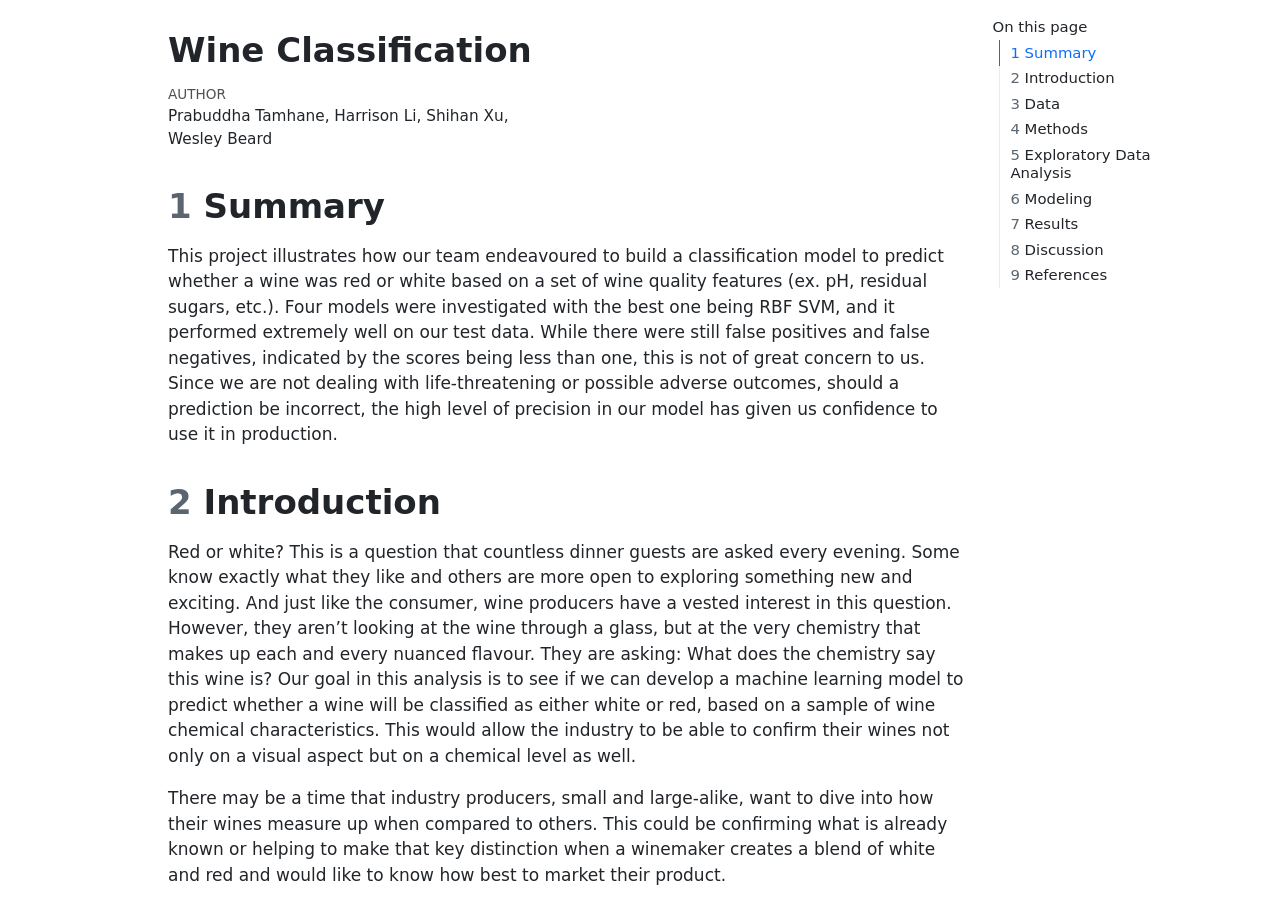
<file: docs/index.html>
<html xmlns="http://www.w3.org/1999/xhtml">    
  <head>      
    <title>Redirect to reports/wine_classifier.html</title>      
    <meta http-equiv="refresh" content="0;URL='reports/wine_classifier.html'" />    
  </head>    
  <body> 
  </body>  
</html>
</file>
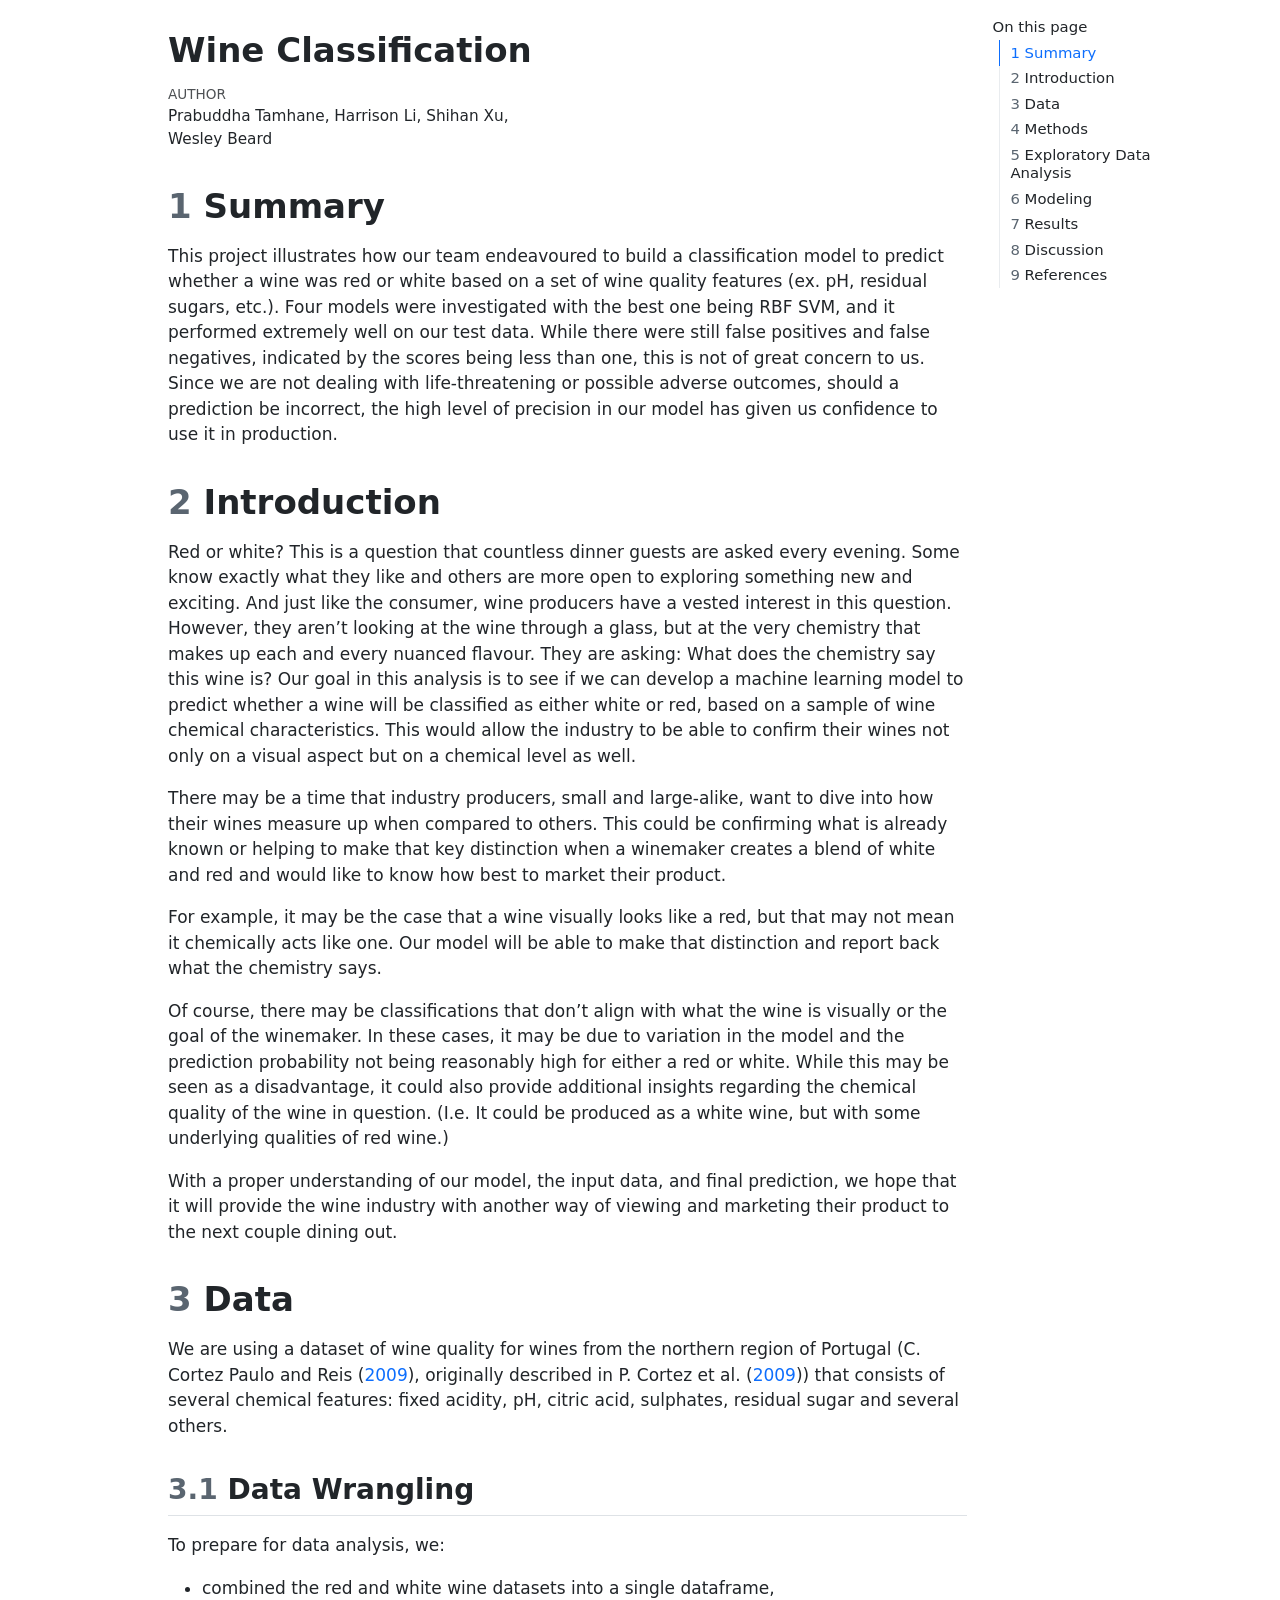
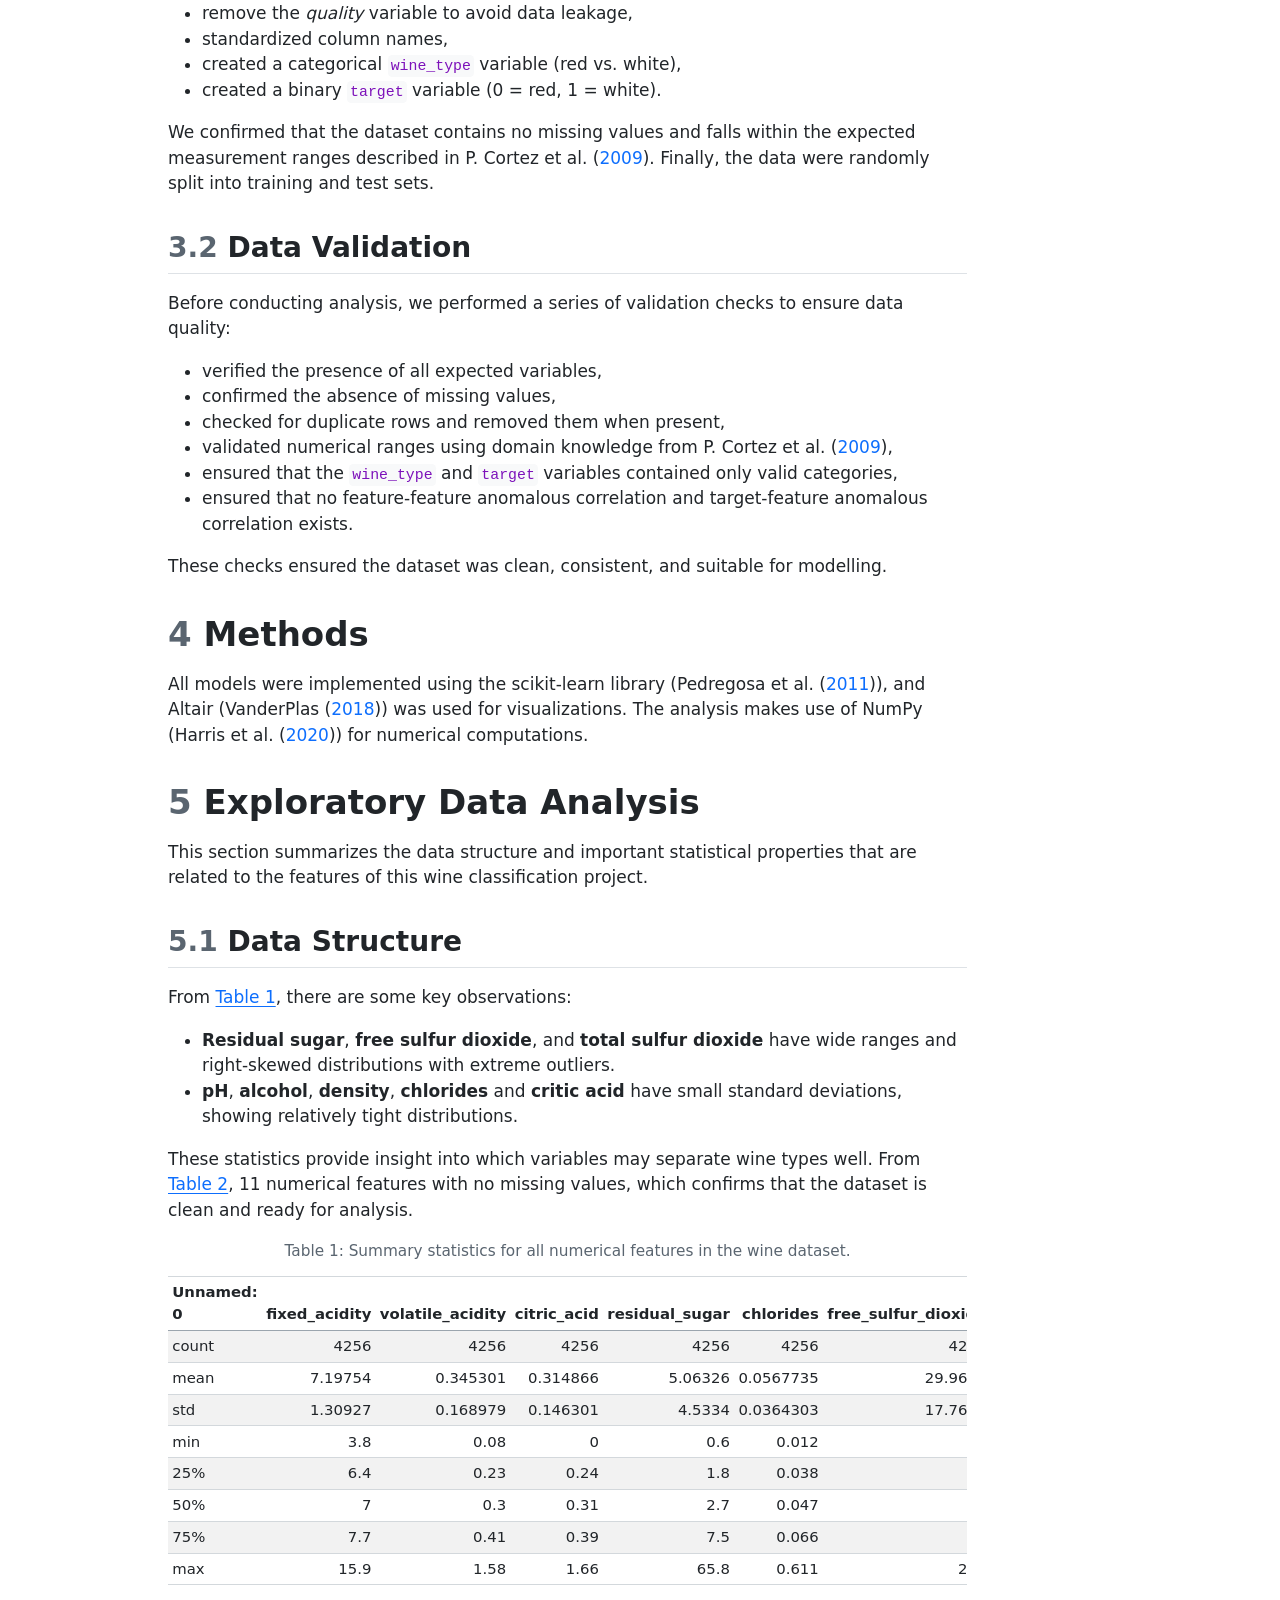
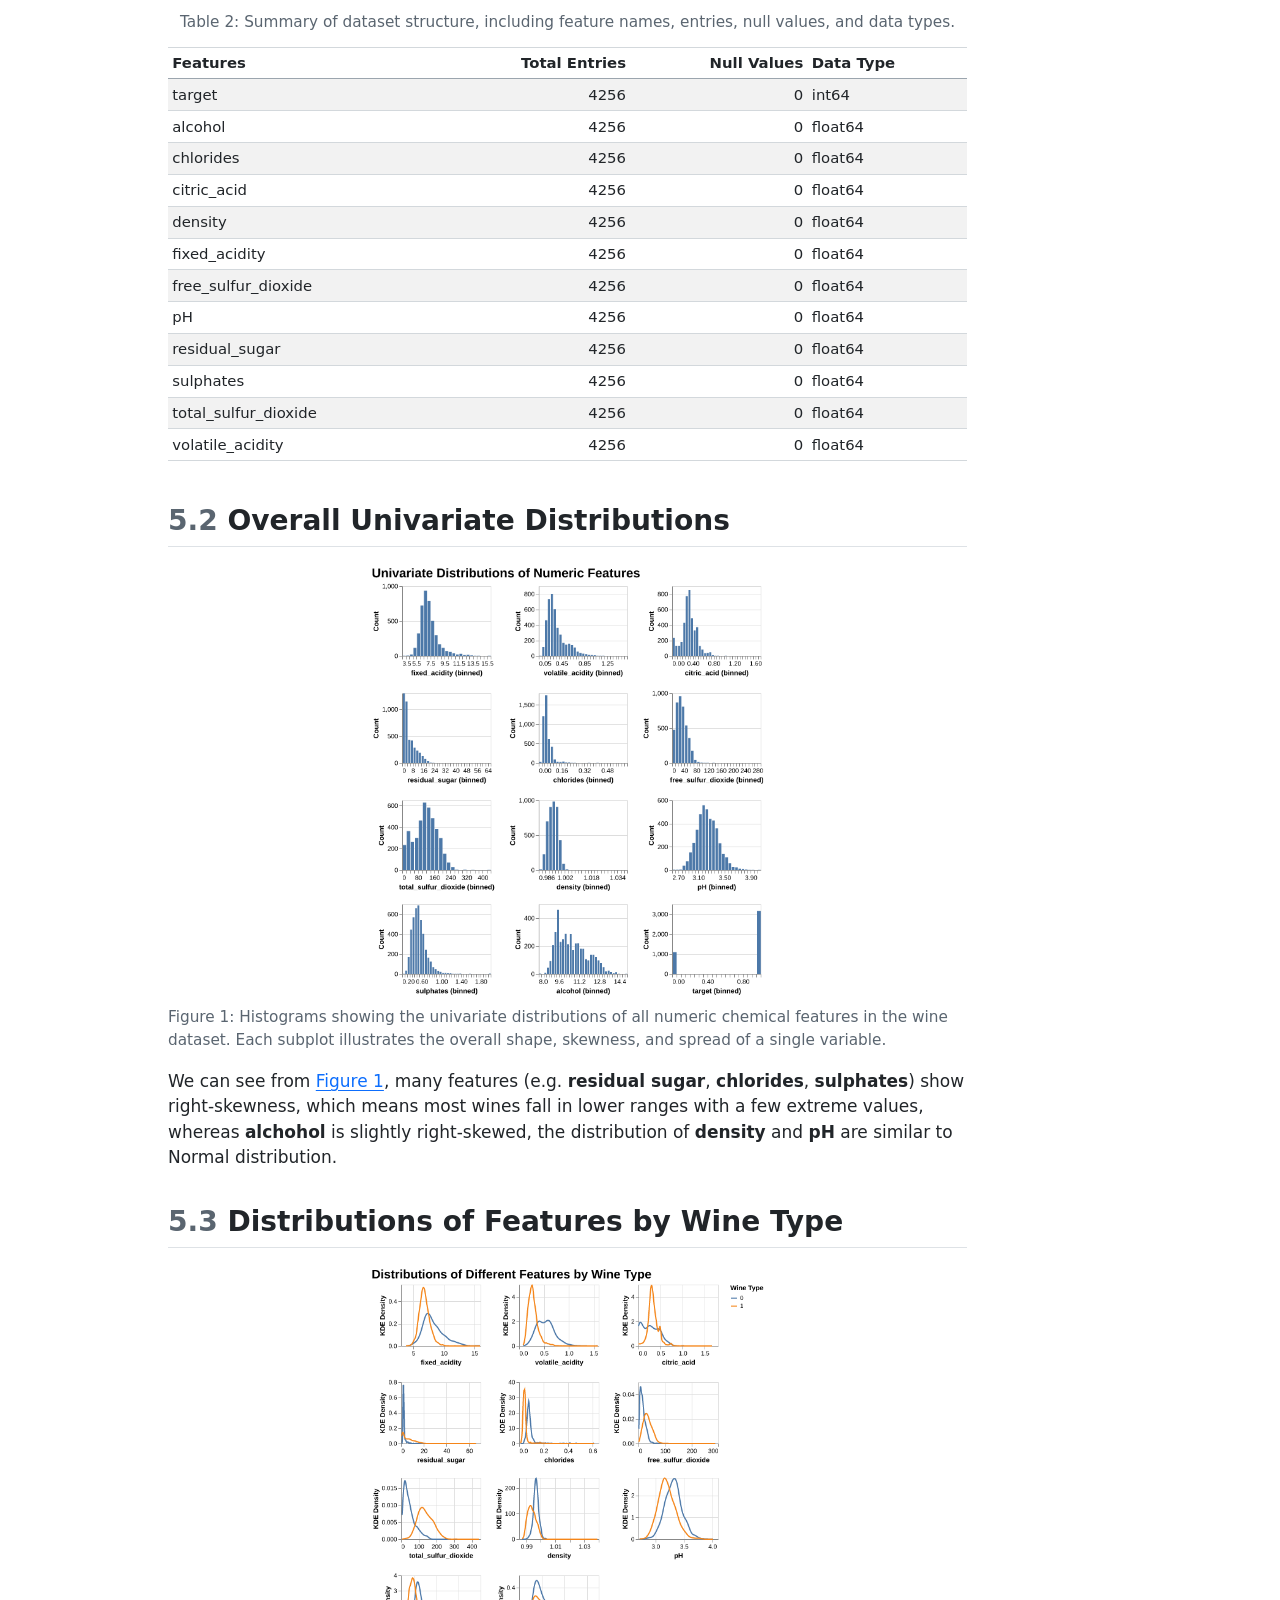
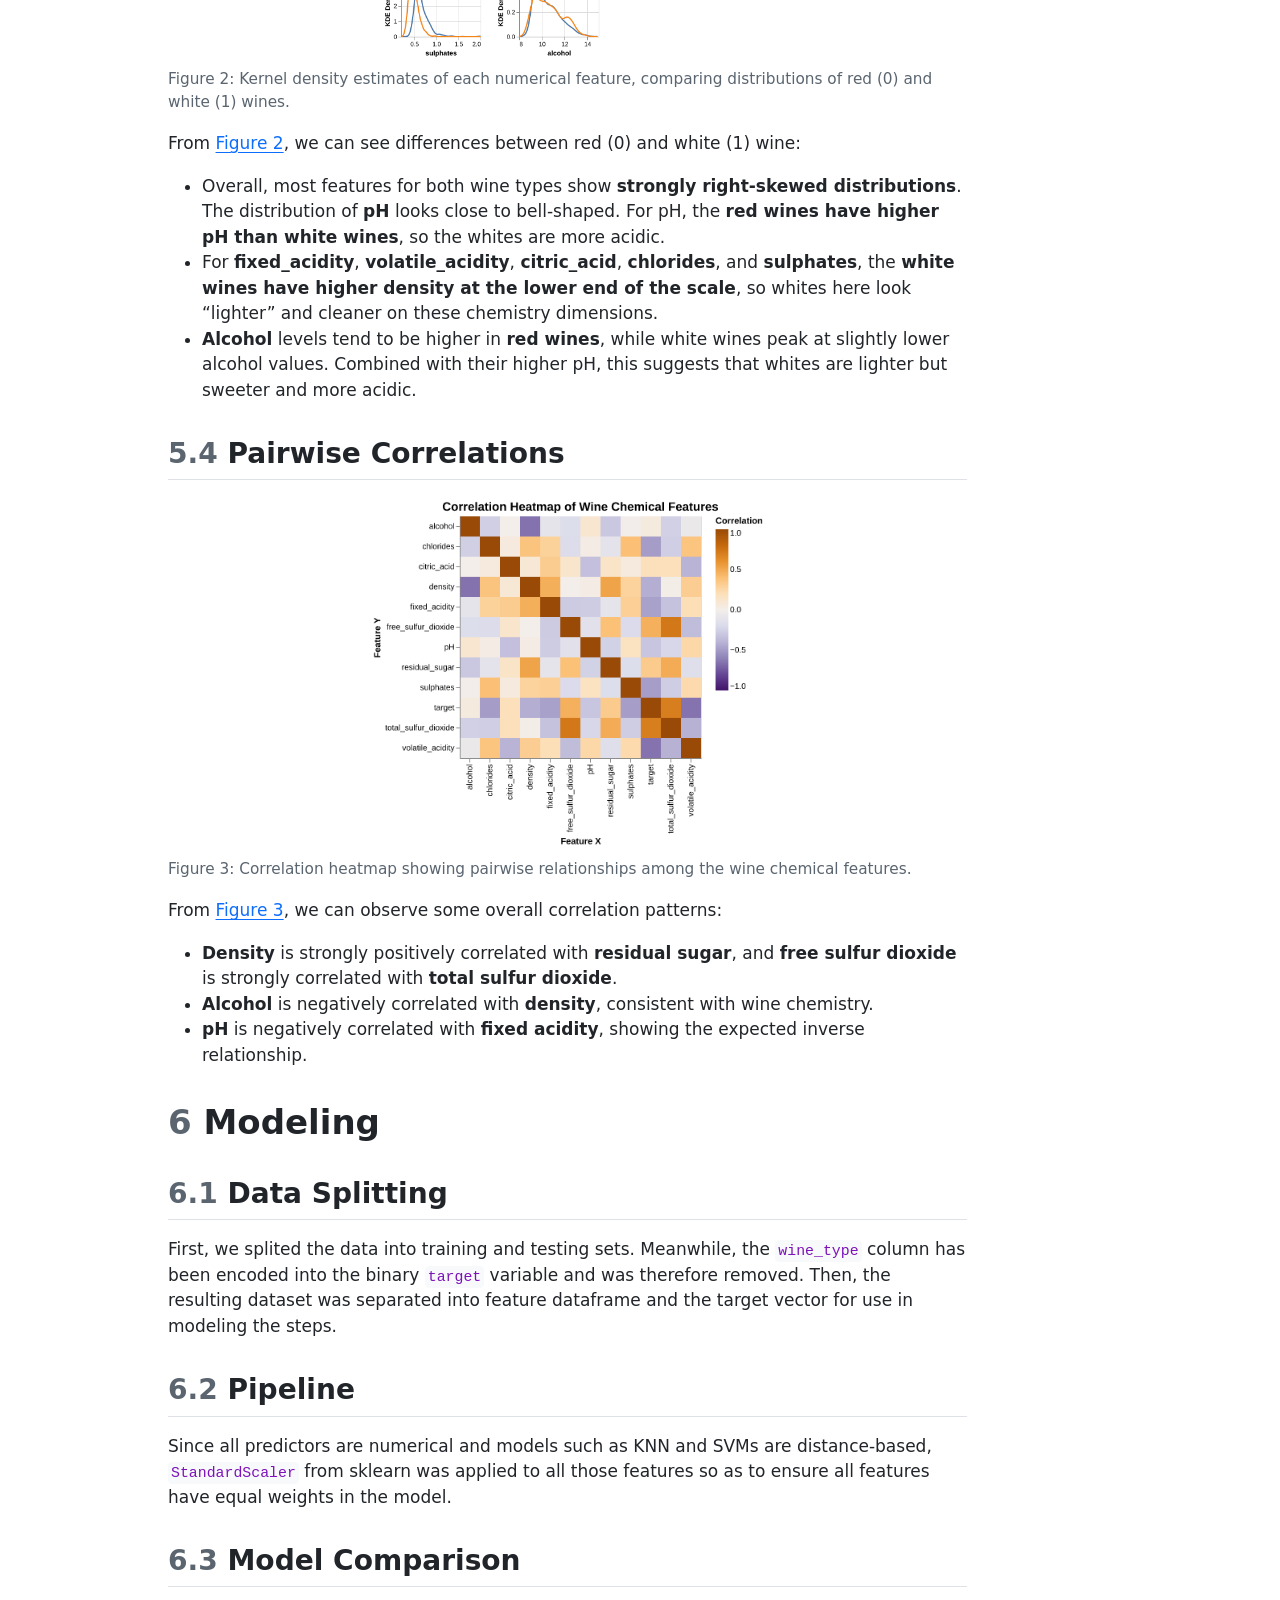
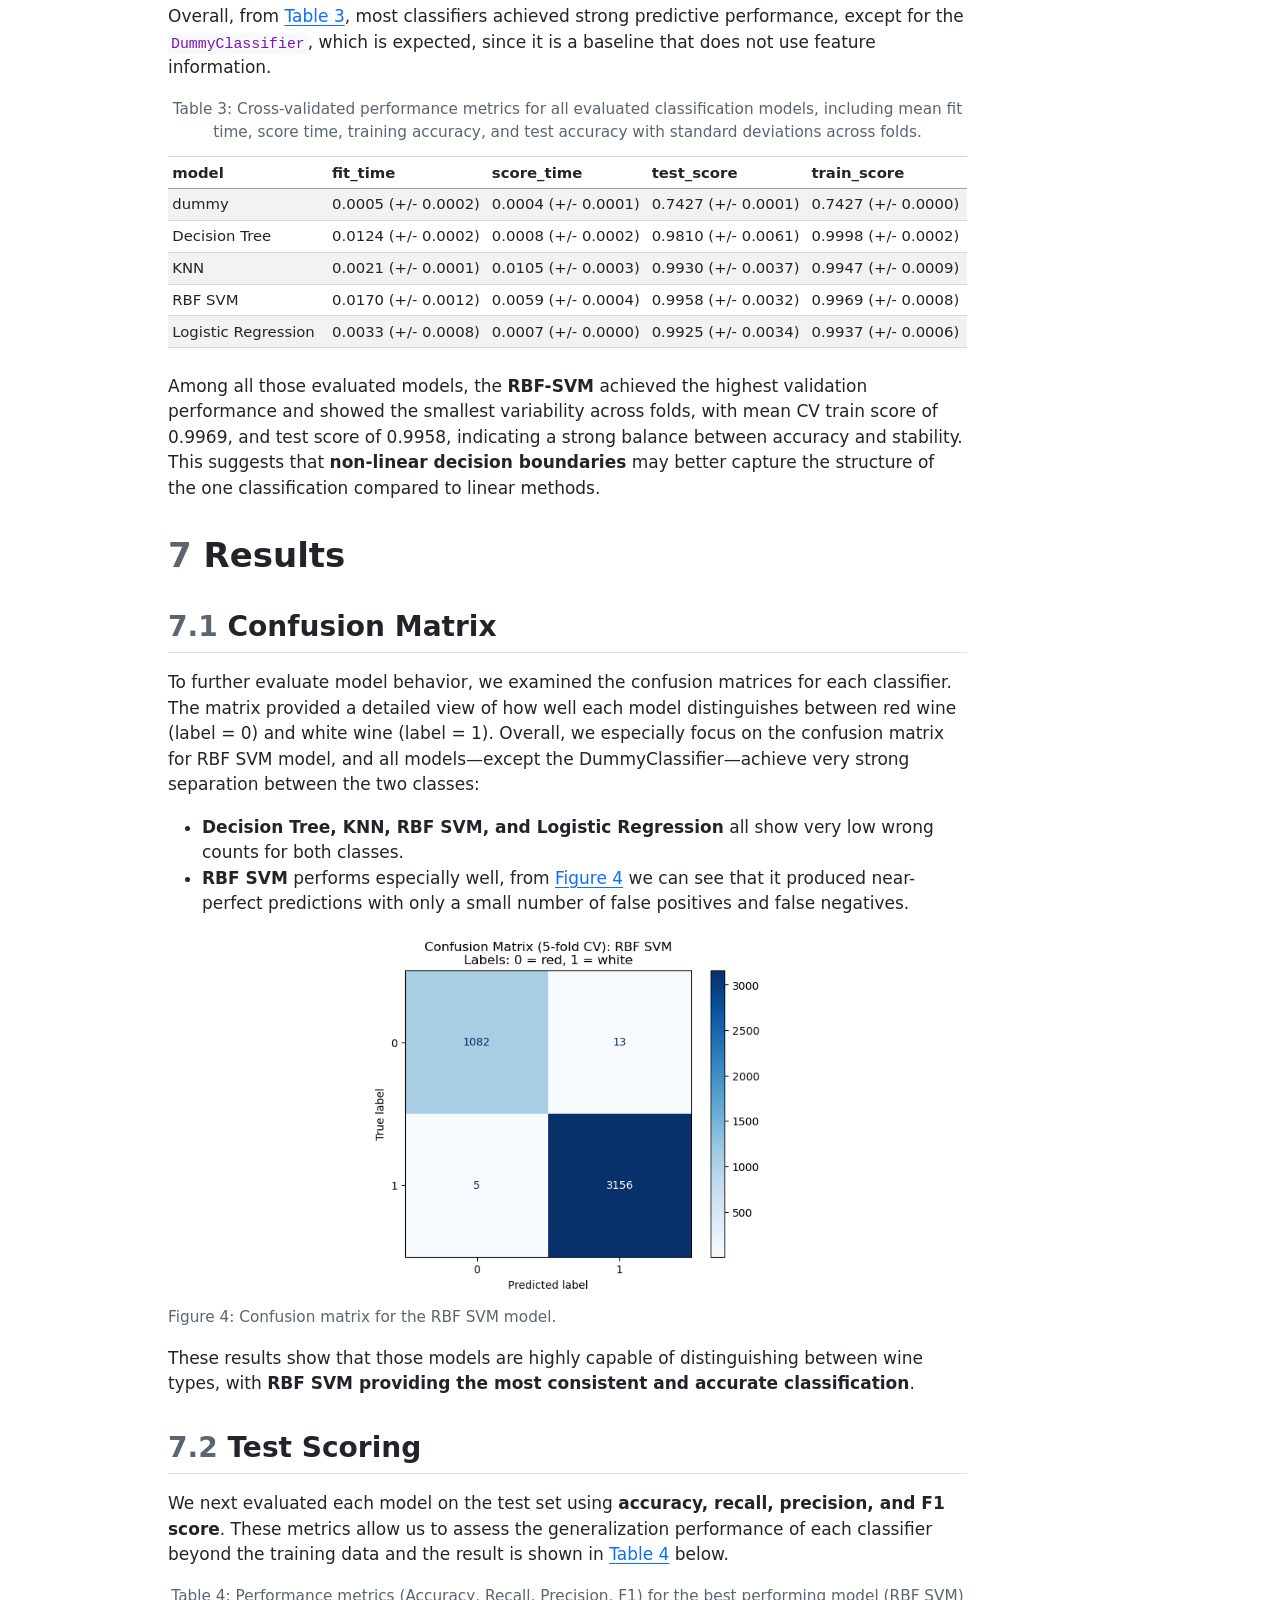
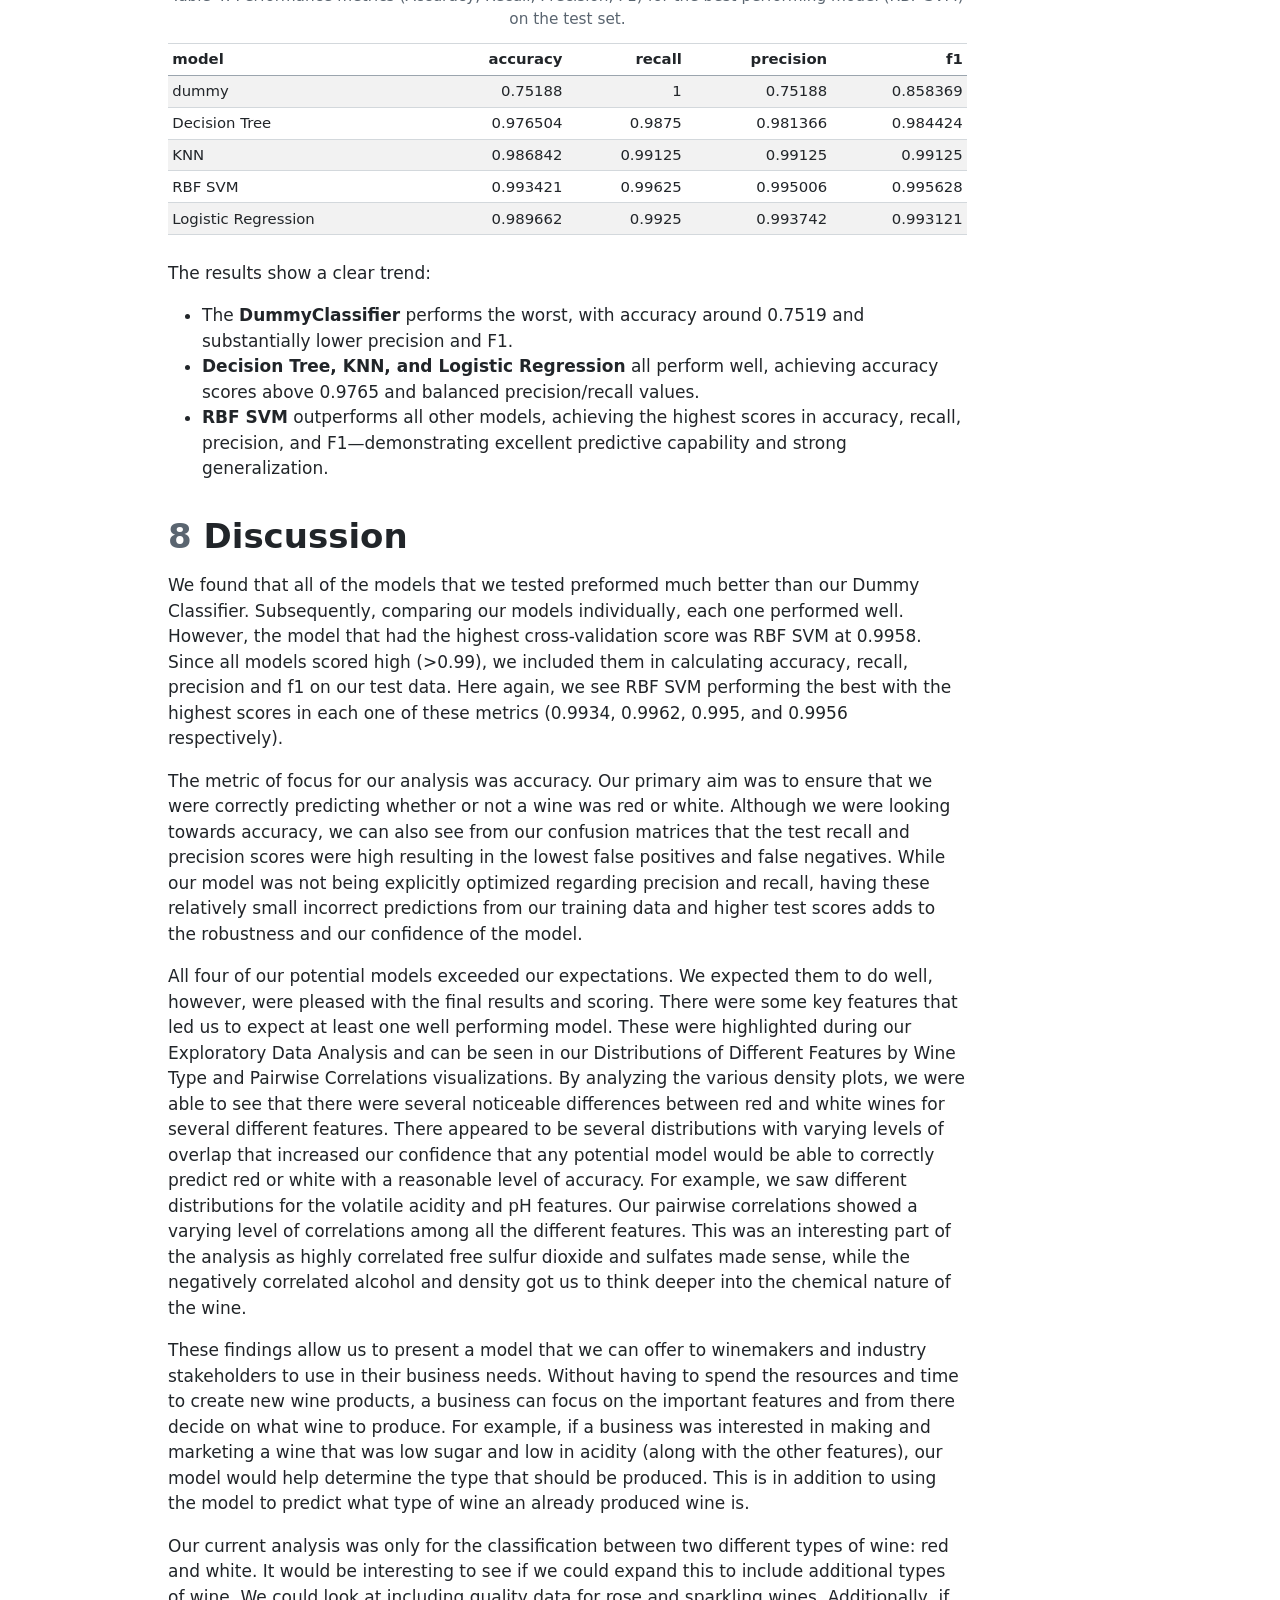
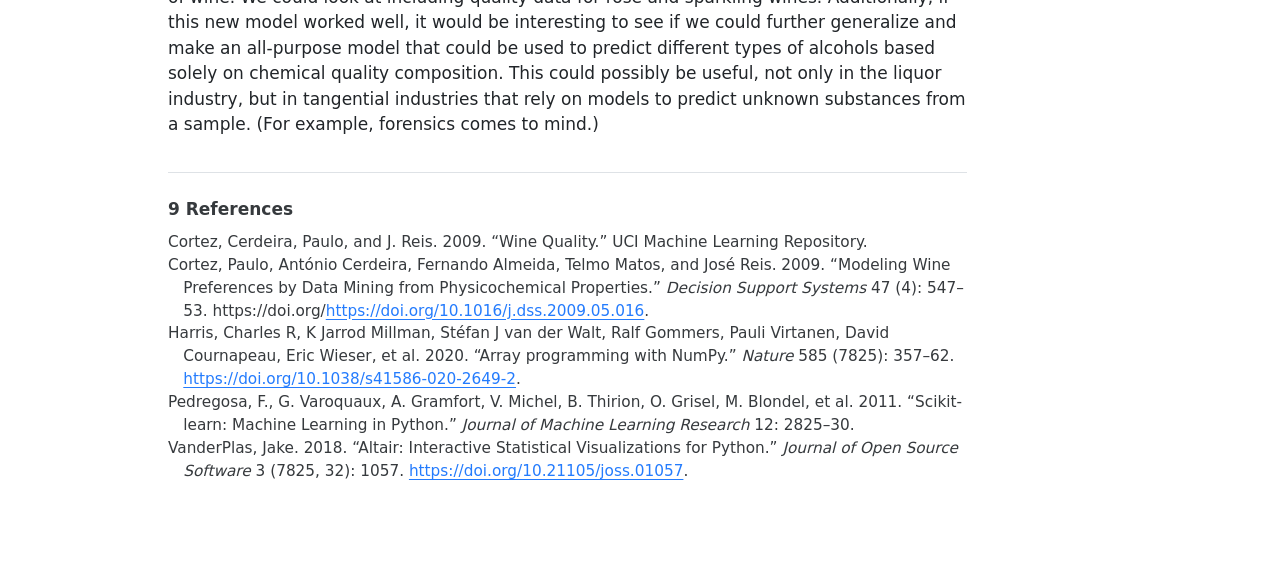
<file: docs/reports/wine_classifier.html>
<!DOCTYPE html>
<html xmlns="http://www.w3.org/1999/xhtml" lang="en" xml:lang="en"><head>

<meta charset="utf-8">
<meta name="generator" content="quarto-1.5.57">

<meta name="viewport" content="width=device-width, initial-scale=1.0, user-scalable=yes">

<meta name="author" content="Prabuddha Tamhane, Harrison Li, Shihan Xu, Wesley Beard">

<title>Wine Classification</title>
<style>
code{white-space: pre-wrap;}
span.smallcaps{font-variant: small-caps;}
div.columns{display: flex; gap: min(4vw, 1.5em);}
div.column{flex: auto; overflow-x: auto;}
div.hanging-indent{margin-left: 1.5em; text-indent: -1.5em;}
ul.task-list{list-style: none;}
ul.task-list li input[type="checkbox"] {
  width: 0.8em;
  margin: 0 0.8em 0.2em -1em; /* quarto-specific, see https://github.com/quarto-dev/quarto-cli/issues/4556 */ 
  vertical-align: middle;
}
/* CSS for citations */
div.csl-bib-body { }
div.csl-entry {
  clear: both;
  margin-bottom: 0em;
}
.hanging-indent div.csl-entry {
  margin-left:2em;
  text-indent:-2em;
}
div.csl-left-margin {
  min-width:2em;
  float:left;
}
div.csl-right-inline {
  margin-left:2em;
  padding-left:1em;
}
div.csl-indent {
  margin-left: 2em;
}</style>


<script src="../site_libs/quarto-nav/quarto-nav.js"></script>
<script src="../site_libs/clipboard/clipboard.min.js"></script>
<script src="../site_libs/quarto-search/autocomplete.umd.js"></script>
<script src="../site_libs/quarto-search/fuse.min.js"></script>
<script src="../site_libs/quarto-search/quarto-search.js"></script>
<meta name="quarto:offset" content="../">
<script src="../site_libs/quarto-html/quarto.js"></script>
<script src="../site_libs/quarto-html/popper.min.js"></script>
<script src="../site_libs/quarto-html/tippy.umd.min.js"></script>
<script src="../site_libs/quarto-html/anchor.min.js"></script>
<link href="../site_libs/quarto-html/tippy.css" rel="stylesheet">
<link href="../site_libs/quarto-html/quarto-syntax-highlighting.css" rel="stylesheet" id="quarto-text-highlighting-styles">
<script src="../site_libs/bootstrap/bootstrap.min.js"></script>
<link href="../site_libs/bootstrap/bootstrap-icons.css" rel="stylesheet">
<link href="../site_libs/bootstrap/bootstrap.min.css" rel="stylesheet" id="quarto-bootstrap" data-mode="light">
<script id="quarto-search-options" type="application/json">{
  "location": "sidebar",
  "copy-button": false,
  "collapse-after": 3,
  "panel-placement": "start",
  "type": "textbox",
  "limit": 50,
  "keyboard-shortcut": [
    "f",
    "/",
    "s"
  ],
  "show-item-context": false,
  "language": {
    "search-no-results-text": "No results",
    "search-matching-documents-text": "matching documents",
    "search-copy-link-title": "Copy link to search",
    "search-hide-matches-text": "Hide additional matches",
    "search-more-match-text": "more match in this document",
    "search-more-matches-text": "more matches in this document",
    "search-clear-button-title": "Clear",
    "search-text-placeholder": "",
    "search-detached-cancel-button-title": "Cancel",
    "search-submit-button-title": "Submit",
    "search-label": "Search"
  }
}</script>


</head>

<body>

<div id="quarto-search-results"></div>
<!-- content -->
<div id="quarto-content" class="quarto-container page-columns page-rows-contents page-layout-article">
<!-- sidebar -->
<!-- margin-sidebar -->
    <div id="quarto-margin-sidebar" class="sidebar margin-sidebar">
        <nav id="TOC" role="doc-toc" class="toc-active">
    <h2 id="toc-title">On this page</h2>
   
  <ul class="collapse">
  <li><a href="#summary" id="toc-summary" class="nav-link active" data-scroll-target="#summary"><span class="header-section-number">1</span> Summary</a></li>
  <li><a href="#introduction" id="toc-introduction" class="nav-link" data-scroll-target="#introduction"><span class="header-section-number">2</span> Introduction</a></li>
  <li><a href="#data" id="toc-data" class="nav-link" data-scroll-target="#data"><span class="header-section-number">3</span> Data</a>
  <ul class="collapse">
  <li><a href="#data-wrangling" id="toc-data-wrangling" class="nav-link" data-scroll-target="#data-wrangling"><span class="header-section-number">3.1</span> Data Wrangling</a></li>
  <li><a href="#data-validation" id="toc-data-validation" class="nav-link" data-scroll-target="#data-validation"><span class="header-section-number">3.2</span> Data Validation</a></li>
  </ul></li>
  <li><a href="#methods" id="toc-methods" class="nav-link" data-scroll-target="#methods"><span class="header-section-number">4</span> Methods</a></li>
  <li><a href="#exploratory-data-analysis" id="toc-exploratory-data-analysis" class="nav-link" data-scroll-target="#exploratory-data-analysis"><span class="header-section-number">5</span> Exploratory Data Analysis</a>
  <ul class="collapse">
  <li><a href="#data-structure" id="toc-data-structure" class="nav-link" data-scroll-target="#data-structure"><span class="header-section-number">5.1</span> Data Structure</a></li>
  <li><a href="#overall-univariate-distributions" id="toc-overall-univariate-distributions" class="nav-link" data-scroll-target="#overall-univariate-distributions"><span class="header-section-number">5.2</span> Overall Univariate Distributions</a></li>
  <li><a href="#distributions-of-features-by-wine-type" id="toc-distributions-of-features-by-wine-type" class="nav-link" data-scroll-target="#distributions-of-features-by-wine-type"><span class="header-section-number">5.3</span> Distributions of Features by Wine Type</a></li>
  <li><a href="#pairwise-correlations" id="toc-pairwise-correlations" class="nav-link" data-scroll-target="#pairwise-correlations"><span class="header-section-number">5.4</span> Pairwise Correlations</a></li>
  </ul></li>
  <li><a href="#modeling" id="toc-modeling" class="nav-link" data-scroll-target="#modeling"><span class="header-section-number">6</span> Modeling</a>
  <ul class="collapse">
  <li><a href="#data-splitting" id="toc-data-splitting" class="nav-link" data-scroll-target="#data-splitting"><span class="header-section-number">6.1</span> Data Splitting</a></li>
  <li><a href="#pipeline" id="toc-pipeline" class="nav-link" data-scroll-target="#pipeline"><span class="header-section-number">6.2</span> Pipeline</a></li>
  <li><a href="#model-comparison" id="toc-model-comparison" class="nav-link" data-scroll-target="#model-comparison"><span class="header-section-number">6.3</span> Model Comparison</a></li>
  </ul></li>
  <li><a href="#results" id="toc-results" class="nav-link" data-scroll-target="#results"><span class="header-section-number">7</span> Results</a>
  <ul class="collapse">
  <li><a href="#confusion-matrix" id="toc-confusion-matrix" class="nav-link" data-scroll-target="#confusion-matrix"><span class="header-section-number">7.1</span> Confusion Matrix</a></li>
  <li><a href="#test-scoring" id="toc-test-scoring" class="nav-link" data-scroll-target="#test-scoring"><span class="header-section-number">7.2</span> Test Scoring</a></li>
  </ul></li>
  <li><a href="#discussion" id="toc-discussion" class="nav-link" data-scroll-target="#discussion"><span class="header-section-number">8</span> Discussion</a></li>
  <li><a href="#references" id="toc-references" class="nav-link" data-scroll-target="#references"><span class="header-section-number">9</span> References</a></li>
  </ul>
</nav>
    </div>
<!-- main -->
<main class="content" id="quarto-document-content">

<header id="title-block-header" class="quarto-title-block default">
<div class="quarto-title">
<h1 class="title">Wine Classification</h1>
</div>



<div class="quarto-title-meta">

    <div>
    <div class="quarto-title-meta-heading">Author</div>
    <div class="quarto-title-meta-contents">
             <p>Prabuddha Tamhane, Harrison Li, Shihan Xu, Wesley Beard </p>
          </div>
  </div>
    
  
    
  </div>
  


</header>


<section id="summary" class="level1" data-number="1">
<h1 data-number="1"><span class="header-section-number">1</span> Summary</h1>
<p>This project illustrates how our team endeavoured to build a classification model to predict whether a wine was red or white based on a set of wine quality features (ex. pH, residual sugars, etc.). Four models were investigated with the best one being RBF SVM, and it performed extremely well on our test data. While there were still false positives and false negatives, indicated by the scores being less than one, this is not of great concern to us. Since we are not dealing with life-threatening or possible adverse outcomes, should a prediction be incorrect, the high level of precision in our model has given us confidence to use it in production.</p>
</section>
<section id="introduction" class="level1" data-number="2">
<h1 data-number="2"><span class="header-section-number">2</span> Introduction</h1>
<p>Red or white? This is a question that countless dinner guests are asked every evening. Some know exactly what they like and others are more open to exploring something new and exciting. And just like the consumer, wine producers have a vested interest in this question. However, they aren’t looking at the wine through a glass, but at the very chemistry that makes up each and every nuanced flavour. They are asking: What does the chemistry say this wine is? Our goal in this analysis is to see if we can develop a machine learning model to predict whether a wine will be classified as either white or red, based on a sample of wine chemical characteristics. This would allow the industry to be able to confirm their wines not only on a visual aspect but on a chemical level as well.</p>
<p>There may be a time that industry producers, small and large-alike, want to dive into how their wines measure up when compared to others. This could be confirming what is already known or helping to make that key distinction when a winemaker creates a blend of white and red and would like to know how best to market their product.</p>
<p>For example, it may be the case that a wine visually looks like a red, but that may not mean it chemically acts like one. Our model will be able to make that distinction and report back what the chemistry says.</p>
<p>Of course, there may be classifications that don’t align with what the wine is visually or the goal of the winemaker. In these cases, it may be due to variation in the model and the prediction probability not being reasonably high for either a red or white. While this may be seen as a disadvantage, it could also provide additional insights regarding the chemical quality of the wine in question. (I.e. It could be produced as a white wine, but with some underlying qualities of red wine.)</p>
<p>With a proper understanding of our model, the input data, and final prediction, we hope that it will provide the wine industry with another way of viewing and marketing their product to the next couple dining out.</p>
</section>
<section id="data" class="level1" data-number="3">
<h1 data-number="3"><span class="header-section-number">3</span> Data</h1>
<p>We are using a dataset of wine quality for wines from the northern region of Portugal (<span class="citation" data-cites="wine_data">C. Cortez Paulo and Reis (<a href="#ref-wine_data" role="doc-biblioref">2009</a>)</span>, originally described in <span class="citation" data-cites="wine_paper">P. Cortez et al. (<a href="#ref-wine_paper" role="doc-biblioref">2009</a>)</span>) that consists of several chemical features: fixed acidity, pH, citric acid, sulphates, residual sugar and several others.</p>
<section id="data-wrangling" class="level2" data-number="3.1">
<h2 data-number="3.1" class="anchored" data-anchor-id="data-wrangling"><span class="header-section-number">3.1</span> Data Wrangling</h2>
<p>To prepare for data analysis, we:</p>
<ul>
<li>combined the red and white wine datasets into a single dataframe,</li>
<li>remove the <em>quality</em> variable to avoid data leakage,</li>
<li>standardized column names,</li>
<li>created a categorical <code>wine_type</code> variable (red vs.&nbsp;white),</li>
<li>created a binary <code>target</code> variable (0 = red, 1 = white).</li>
</ul>
<p>We confirmed that the dataset contains no missing values and falls within the expected measurement ranges described in <span class="citation" data-cites="wine_paper">P. Cortez et al. (<a href="#ref-wine_paper" role="doc-biblioref">2009</a>)</span>. Finally, the data were randomly split into training and test sets.</p>
</section>
<section id="data-validation" class="level2" data-number="3.2">
<h2 data-number="3.2" class="anchored" data-anchor-id="data-validation"><span class="header-section-number">3.2</span> Data Validation</h2>
<p>Before conducting analysis, we performed a series of validation checks to ensure data quality:</p>
<ul>
<li>verified the presence of all expected variables,</li>
<li>confirmed the absence of missing values,</li>
<li>checked for duplicate rows and removed them when present,</li>
<li>validated numerical ranges using domain knowledge from <span class="citation" data-cites="wine_paper">P. Cortez et al. (<a href="#ref-wine_paper" role="doc-biblioref">2009</a>)</span>,</li>
<li>ensured that the <code>wine_type</code> and <code>target</code> variables contained only valid categories,</li>
<li>ensured that no feature-feature anomalous correlation and target-feature anomalous correlation exists.</li>
</ul>
<p>These checks ensured the dataset was clean, consistent, and suitable for modelling.</p>
</section>
</section>
<section id="methods" class="level1" data-number="4">
<h1 data-number="4"><span class="header-section-number">4</span> Methods</h1>
<p>All models were implemented using the scikit-learn library (<span class="citation" data-cites="scikit-learn">Pedregosa et al. (<a href="#ref-scikit-learn" role="doc-biblioref">2011</a>)</span>), and Altair (<span class="citation" data-cites="altair">VanderPlas (<a href="#ref-altair" role="doc-biblioref">2018</a>)</span>) was used for visualizations. The analysis makes use of NumPy (<span class="citation" data-cites="numpy">Harris et al. (<a href="#ref-numpy" role="doc-biblioref">2020</a>)</span>) for numerical computations.</p>
</section>
<section id="exploratory-data-analysis" class="level1" data-number="5">
<h1 data-number="5"><span class="header-section-number">5</span> Exploratory Data Analysis</h1>
<p>This section summarizes the data structure and important statistical properties that are related to the features of this wine classification project.</p>
<section id="data-structure" class="level2" data-number="5.1">
<h2 data-number="5.1" class="anchored" data-anchor-id="data-structure"><span class="header-section-number">5.1</span> Data Structure</h2>
<p>From <a href="#tbl-data-summary" class="quarto-xref">Table&nbsp;1</a>, there are some key observations:</p>
<ul>
<li><strong>Residual sugar</strong>, <strong>free sulfur dioxide</strong>, and <strong>total sulfur dioxide</strong> have wide ranges and right-skewed distributions with extreme outliers.</li>
<li><strong>pH</strong>, <strong>alcohol</strong>, <strong>density</strong>, <strong>chlorides</strong> and <strong>critic acid</strong> have small standard deviations, showing relatively tight distributions.</li>
</ul>
<p>These statistics provide insight into which variables may separate wine types well. From <a href="#tbl-data-structure" class="quarto-xref">Table&nbsp;2</a>, 11 numerical features with no missing values, which confirms that the dataset is clean and ready for analysis.</p>
<div class="cell" data-execution_count="2">
<div id="tbl-data-summary" class="cell quarto-float quarto-figure quarto-figure-center anchored" data-execution_count="2">
<figure class="quarto-float quarto-float-tbl figure">
<figcaption class="quarto-float-caption-top quarto-float-caption quarto-float-tbl" id="tbl-data-summary-caption-0ceaefa1-69ba-4598-a22c-09a6ac19f8ca">
Table&nbsp;1: Summary statistics for all numerical features in the wine dataset.
</figcaption>
<div aria-describedby="tbl-data-summary-caption-0ceaefa1-69ba-4598-a22c-09a6ac19f8ca">
<div class="cell-output cell-output-display cell-output-markdown" data-execution_count="2">
<table class="do-not-create-environment cell caption-top table table-sm table-striped small">
<colgroup>
<col style="width: 6%">
<col style="width: 8%">
<col style="width: 9%">
<col style="width: 7%">
<col style="width: 8%">
<col style="width: 6%">
<col style="width: 10%">
<col style="width: 11%">
<col style="width: 7%">
<col style="width: 6%">
<col style="width: 6%">
<col style="width: 5%">
<col style="width: 6%">
</colgroup>
<thead>
<tr class="header">
<th style="text-align: left;">Unnamed: 0</th>
<th style="text-align: right;">fixed_acidity</th>
<th style="text-align: right;">volatile_acidity</th>
<th style="text-align: right;">citric_acid</th>
<th style="text-align: right;">residual_sugar</th>
<th style="text-align: right;">chlorides</th>
<th style="text-align: right;">free_sulfur_dioxide</th>
<th style="text-align: right;">total_sulfur_dioxide</th>
<th style="text-align: right;">density</th>
<th style="text-align: right;">pH</th>
<th style="text-align: right;">sulphates</th>
<th style="text-align: right;">alcohol</th>
<th style="text-align: right;">target</th>
</tr>
</thead>
<tbody>
<tr class="odd">
<td style="text-align: left;">count</td>
<td style="text-align: right;">4256</td>
<td style="text-align: right;">4256</td>
<td style="text-align: right;">4256</td>
<td style="text-align: right;">4256</td>
<td style="text-align: right;">4256</td>
<td style="text-align: right;">4256</td>
<td style="text-align: right;">4256</td>
<td style="text-align: right;">4256</td>
<td style="text-align: right;">4256</td>
<td style="text-align: right;">4256</td>
<td style="text-align: right;">4256</td>
<td style="text-align: right;">4256</td>
</tr>
<tr class="even">
<td style="text-align: left;">mean</td>
<td style="text-align: right;">7.19754</td>
<td style="text-align: right;">0.345301</td>
<td style="text-align: right;">0.314866</td>
<td style="text-align: right;">5.06326</td>
<td style="text-align: right;">0.0567735</td>
<td style="text-align: right;">29.9641</td>
<td style="text-align: right;">113.751</td>
<td style="text-align: right;">0.994537</td>
<td style="text-align: right;">3.22858</td>
<td style="text-align: right;">0.533609</td>
<td style="text-align: right;">10.5558</td>
<td style="text-align: right;">0.742716</td>
</tr>
<tr class="odd">
<td style="text-align: left;">std</td>
<td style="text-align: right;">1.30927</td>
<td style="text-align: right;">0.168979</td>
<td style="text-align: right;">0.146301</td>
<td style="text-align: right;">4.5334</td>
<td style="text-align: right;">0.0364303</td>
<td style="text-align: right;">17.7682</td>
<td style="text-align: right;">56.7417</td>
<td style="text-align: right;">0.00296598</td>
<td style="text-align: right;">0.161483</td>
<td style="text-align: right;">0.148742</td>
<td style="text-align: right;">1.18807</td>
<td style="text-align: right;">0.437188</td>
</tr>
<tr class="even">
<td style="text-align: left;">min</td>
<td style="text-align: right;">3.8</td>
<td style="text-align: right;">0.08</td>
<td style="text-align: right;">0</td>
<td style="text-align: right;">0.6</td>
<td style="text-align: right;">0.012</td>
<td style="text-align: right;">1</td>
<td style="text-align: right;">6</td>
<td style="text-align: right;">0.98711</td>
<td style="text-align: right;">2.72</td>
<td style="text-align: right;">0.22</td>
<td style="text-align: right;">8</td>
<td style="text-align: right;">0</td>
</tr>
<tr class="odd">
<td style="text-align: left;">25%</td>
<td style="text-align: right;">6.4</td>
<td style="text-align: right;">0.23</td>
<td style="text-align: right;">0.24</td>
<td style="text-align: right;">1.8</td>
<td style="text-align: right;">0.038</td>
<td style="text-align: right;">16</td>
<td style="text-align: right;">73</td>
<td style="text-align: right;">0.99226</td>
<td style="text-align: right;">3.12</td>
<td style="text-align: right;">0.43</td>
<td style="text-align: right;">9.5</td>
<td style="text-align: right;">0</td>
</tr>
<tr class="even">
<td style="text-align: left;">50%</td>
<td style="text-align: right;">7</td>
<td style="text-align: right;">0.3</td>
<td style="text-align: right;">0.31</td>
<td style="text-align: right;">2.7</td>
<td style="text-align: right;">0.047</td>
<td style="text-align: right;">28</td>
<td style="text-align: right;">116</td>
<td style="text-align: right;">0.994685</td>
<td style="text-align: right;">3.22</td>
<td style="text-align: right;">0.51</td>
<td style="text-align: right;">10.4</td>
<td style="text-align: right;">1</td>
</tr>
<tr class="odd">
<td style="text-align: left;">75%</td>
<td style="text-align: right;">7.7</td>
<td style="text-align: right;">0.41</td>
<td style="text-align: right;">0.39</td>
<td style="text-align: right;">7.5</td>
<td style="text-align: right;">0.066</td>
<td style="text-align: right;">41</td>
<td style="text-align: right;">154</td>
<td style="text-align: right;">0.99675</td>
<td style="text-align: right;">3.33</td>
<td style="text-align: right;">0.6</td>
<td style="text-align: right;">11.4</td>
<td style="text-align: right;">1</td>
</tr>
<tr class="even">
<td style="text-align: left;">max</td>
<td style="text-align: right;">15.9</td>
<td style="text-align: right;">1.58</td>
<td style="text-align: right;">1.66</td>
<td style="text-align: right;">65.8</td>
<td style="text-align: right;">0.611</td>
<td style="text-align: right;">289</td>
<td style="text-align: right;">440</td>
<td style="text-align: right;">1.03898</td>
<td style="text-align: right;">4.01</td>
<td style="text-align: right;">2</td>
<td style="text-align: right;">14.9</td>
<td style="text-align: right;">1</td>
</tr>
</tbody>
</table>
</div>
</div>
</figure>
</div>
</div>
<div class="cell" data-execution_count="3">
<div id="tbl-data-structure" class="cell quarto-float quarto-figure quarto-figure-center anchored" data-execution_count="3">
<figure class="quarto-float quarto-float-tbl figure">
<figcaption class="quarto-float-caption-top quarto-float-caption quarto-float-tbl" id="tbl-data-structure-caption-0ceaefa1-69ba-4598-a22c-09a6ac19f8ca">
Table&nbsp;2: Summary of dataset structure, including feature names, entries, null values, and data types.
</figcaption>
<div aria-describedby="tbl-data-structure-caption-0ceaefa1-69ba-4598-a22c-09a6ac19f8ca">
<div class="cell-output cell-output-display cell-output-markdown" data-execution_count="3">
<table class="do-not-create-environment cell caption-top table table-sm table-striped small">
<thead>
<tr class="header">
<th style="text-align: left;">Features</th>
<th style="text-align: right;">Total Entries</th>
<th style="text-align: right;">Null Values</th>
<th style="text-align: left;">Data Type</th>
</tr>
</thead>
<tbody>
<tr class="odd">
<td style="text-align: left;">target</td>
<td style="text-align: right;">4256</td>
<td style="text-align: right;">0</td>
<td style="text-align: left;">int64</td>
</tr>
<tr class="even">
<td style="text-align: left;">alcohol</td>
<td style="text-align: right;">4256</td>
<td style="text-align: right;">0</td>
<td style="text-align: left;">float64</td>
</tr>
<tr class="odd">
<td style="text-align: left;">chlorides</td>
<td style="text-align: right;">4256</td>
<td style="text-align: right;">0</td>
<td style="text-align: left;">float64</td>
</tr>
<tr class="even">
<td style="text-align: left;">citric_acid</td>
<td style="text-align: right;">4256</td>
<td style="text-align: right;">0</td>
<td style="text-align: left;">float64</td>
</tr>
<tr class="odd">
<td style="text-align: left;">density</td>
<td style="text-align: right;">4256</td>
<td style="text-align: right;">0</td>
<td style="text-align: left;">float64</td>
</tr>
<tr class="even">
<td style="text-align: left;">fixed_acidity</td>
<td style="text-align: right;">4256</td>
<td style="text-align: right;">0</td>
<td style="text-align: left;">float64</td>
</tr>
<tr class="odd">
<td style="text-align: left;">free_sulfur_dioxide</td>
<td style="text-align: right;">4256</td>
<td style="text-align: right;">0</td>
<td style="text-align: left;">float64</td>
</tr>
<tr class="even">
<td style="text-align: left;">pH</td>
<td style="text-align: right;">4256</td>
<td style="text-align: right;">0</td>
<td style="text-align: left;">float64</td>
</tr>
<tr class="odd">
<td style="text-align: left;">residual_sugar</td>
<td style="text-align: right;">4256</td>
<td style="text-align: right;">0</td>
<td style="text-align: left;">float64</td>
</tr>
<tr class="even">
<td style="text-align: left;">sulphates</td>
<td style="text-align: right;">4256</td>
<td style="text-align: right;">0</td>
<td style="text-align: left;">float64</td>
</tr>
<tr class="odd">
<td style="text-align: left;">total_sulfur_dioxide</td>
<td style="text-align: right;">4256</td>
<td style="text-align: right;">0</td>
<td style="text-align: left;">float64</td>
</tr>
<tr class="even">
<td style="text-align: left;">volatile_acidity</td>
<td style="text-align: right;">4256</td>
<td style="text-align: right;">0</td>
<td style="text-align: left;">float64</td>
</tr>
</tbody>
</table>
</div>
</div>
</figure>
</div>
</div>
</section>
<section id="overall-univariate-distributions" class="level2" data-number="5.2">
<h2 data-number="5.2" class="anchored" data-anchor-id="overall-univariate-distributions"><span class="header-section-number">5.2</span> Overall Univariate Distributions</h2>
<div id="fig-univariate-dist" class="quarto-float quarto-figure quarto-figure-center anchored">
<figure class="quarto-float quarto-float-fig figure">
<div aria-describedby="fig-univariate-dist-caption-0ceaefa1-69ba-4598-a22c-09a6ac19f8ca">
<img src="../results/figures/hist_univariate_distributions.png" class="img-fluid figure-img" style="width:50.0%">
</div>
<figcaption class="quarto-float-caption-bottom quarto-float-caption quarto-float-fig" id="fig-univariate-dist-caption-0ceaefa1-69ba-4598-a22c-09a6ac19f8ca">
Figure&nbsp;1: Histograms showing the univariate distributions of all numeric chemical features in the wine dataset. Each subplot illustrates the overall shape, skewness, and spread of a single variable.
</figcaption>
</figure>
</div>
<p>We can see from <a href="#fig-univariate-dist" class="quarto-xref">Figure&nbsp;1</a>, many features (e.g.&nbsp;<strong>residual sugar</strong>, <strong>chlorides</strong>, <strong>sulphates</strong>) show right-skewness, which means most wines fall in lower ranges with a few extreme values, whereas <strong>alchohol</strong> is slightly right-skewed, the distribution of <strong>density</strong> and <strong>pH</strong> are similar to Normal distribution.</p>
</section>
<section id="distributions-of-features-by-wine-type" class="level2" data-number="5.3">
<h2 data-number="5.3" class="anchored" data-anchor-id="distributions-of-features-by-wine-type"><span class="header-section-number">5.3</span> Distributions of Features by Wine Type</h2>
<div id="fig-kde-dist" class="quarto-float quarto-figure quarto-figure-center anchored">
<figure class="quarto-float quarto-float-fig figure">
<div aria-describedby="fig-kde-dist-caption-0ceaefa1-69ba-4598-a22c-09a6ac19f8ca">
<img src="../results/figures/distributions_of_features.png" class="img-fluid figure-img" style="width:50.0%">
</div>
<figcaption class="quarto-float-caption-bottom quarto-float-caption quarto-float-fig" id="fig-kde-dist-caption-0ceaefa1-69ba-4598-a22c-09a6ac19f8ca">
Figure&nbsp;2: Kernel density estimates of each numerical feature, comparing distributions of red (0) and white (1) wines.
</figcaption>
</figure>
</div>
<p>From <a href="#fig-kde-dist" class="quarto-xref">Figure&nbsp;2</a>, we can see differences between red (0) and white (1) wine:</p>
<ul>
<li>Overall, most features for both wine types show <strong>strongly right-skewed distributions</strong>. The distribution of <strong>pH</strong> looks close to bell-shaped. For pH, the <strong>red wines have higher pH than white wines</strong>, so the whites are more acidic.</li>
<li>For <strong>fixed_acidity</strong>, <strong>volatile_acidity</strong>, <strong>citric_acid</strong>, <strong>chlorides</strong>, and <strong>sulphates</strong>, the <strong>white wines have higher density at the lower end of the scale</strong>, so whites here look “lighter” and cleaner on these chemistry dimensions.</li>
<li><strong>Alcohol</strong> levels tend to be higher in <strong>red wines</strong>, while white wines peak at slightly lower alcohol values. Combined with their higher pH, this suggests that whites are lighter but sweeter and more acidic.</li>
</ul>
</section>
<section id="pairwise-correlations" class="level2" data-number="5.4">
<h2 data-number="5.4" class="anchored" data-anchor-id="pairwise-correlations"><span class="header-section-number">5.4</span> Pairwise Correlations</h2>
<div id="fig-correlation" class="quarto-float quarto-figure quarto-figure-center anchored">
<figure class="quarto-float quarto-float-fig figure">
<div aria-describedby="fig-correlation-caption-0ceaefa1-69ba-4598-a22c-09a6ac19f8ca">
<img src="../results/figures/pairwise_correlations.png" class="img-fluid figure-img" style="width:50.0%">
</div>
<figcaption class="quarto-float-caption-bottom quarto-float-caption quarto-float-fig" id="fig-correlation-caption-0ceaefa1-69ba-4598-a22c-09a6ac19f8ca">
Figure&nbsp;3: Correlation heatmap showing pairwise relationships among the wine chemical features.
</figcaption>
</figure>
</div>
<p>From <a href="#fig-correlation" class="quarto-xref">Figure&nbsp;3</a>, we can observe some overall correlation patterns:</p>
<ul>
<li><strong>Density</strong> is strongly positively correlated with <strong>residual sugar</strong>, and <strong>free sulfur dioxide</strong> is strongly correlated with <strong>total sulfur dioxide</strong>.</li>
<li><strong>Alcohol</strong> is negatively correlated with <strong>density</strong>, consistent with wine chemistry.</li>
<li><strong>pH</strong> is negatively correlated with <strong>fixed acidity</strong>, showing the expected inverse relationship.</li>
</ul>
</section>
</section>
<section id="modeling" class="level1" data-number="6">
<h1 data-number="6"><span class="header-section-number">6</span> Modeling</h1>
<section id="data-splitting" class="level2" data-number="6.1">
<h2 data-number="6.1" class="anchored" data-anchor-id="data-splitting"><span class="header-section-number">6.1</span> Data Splitting</h2>
<p>First, we splited the data into training and testing sets. Meanwhile, the <code>wine_type</code> column has been encoded into the binary <code>target</code> variable and was therefore removed. Then, the resulting dataset was separated into feature dataframe and the target vector for use in modeling the steps.</p>
</section>
<section id="pipeline" class="level2" data-number="6.2">
<h2 data-number="6.2" class="anchored" data-anchor-id="pipeline"><span class="header-section-number">6.2</span> Pipeline</h2>
<p>Since all predictors are numerical and models such as KNN and SVMs are distance-based, <code>StandardScaler</code> from sklearn was applied to all those features so as to ensure all features have equal weights in the model.</p>
</section>
<section id="model-comparison" class="level2" data-number="6.3">
<h2 data-number="6.3" class="anchored" data-anchor-id="model-comparison"><span class="header-section-number">6.3</span> Model Comparison</h2>
<p>Overall, from <a href="#tbl-cv-df" class="quarto-xref">Table&nbsp;3</a>, most classifiers achieved strong predictive performance, except for the <code>DummyClassifier</code>, which is expected, since it is a baseline that does not use feature information.</p>
<div class="cell" data-execution_count="4">
<div id="tbl-cv-df" class="cell quarto-float quarto-figure quarto-figure-center anchored" data-execution_count="4">
<figure class="quarto-float quarto-float-tbl figure">
<figcaption class="quarto-float-caption-top quarto-float-caption quarto-float-tbl" id="tbl-cv-df-caption-0ceaefa1-69ba-4598-a22c-09a6ac19f8ca">
Table&nbsp;3: Cross-validated performance metrics for all evaluated classification models, including mean fit time, score time, training accuracy, and test accuracy with standard deviations across folds.
</figcaption>
<div aria-describedby="tbl-cv-df-caption-0ceaefa1-69ba-4598-a22c-09a6ac19f8ca">
<div class="cell-output cell-output-display cell-output-markdown" data-execution_count="4">
<table class="do-not-create-environment cell caption-top table table-sm table-striped small">
<colgroup>
<col style="width: 20%">
<col style="width: 20%">
<col style="width: 20%">
<col style="width: 20%">
<col style="width: 20%">
</colgroup>
<thead>
<tr class="header">
<th style="text-align: left;">model</th>
<th style="text-align: left;">fit_time</th>
<th style="text-align: left;">score_time</th>
<th style="text-align: left;">test_score</th>
<th style="text-align: left;">train_score</th>
</tr>
</thead>
<tbody>
<tr class="odd">
<td style="text-align: left;">dummy</td>
<td style="text-align: left;">0.0005 (+/- 0.0002)</td>
<td style="text-align: left;">0.0004 (+/- 0.0001)</td>
<td style="text-align: left;">0.7427 (+/- 0.0001)</td>
<td style="text-align: left;">0.7427 (+/- 0.0000)</td>
</tr>
<tr class="even">
<td style="text-align: left;">Decision Tree</td>
<td style="text-align: left;">0.0124 (+/- 0.0002)</td>
<td style="text-align: left;">0.0008 (+/- 0.0002)</td>
<td style="text-align: left;">0.9810 (+/- 0.0061)</td>
<td style="text-align: left;">0.9998 (+/- 0.0002)</td>
</tr>
<tr class="odd">
<td style="text-align: left;">KNN</td>
<td style="text-align: left;">0.0021 (+/- 0.0001)</td>
<td style="text-align: left;">0.0105 (+/- 0.0003)</td>
<td style="text-align: left;">0.9930 (+/- 0.0037)</td>
<td style="text-align: left;">0.9947 (+/- 0.0009)</td>
</tr>
<tr class="even">
<td style="text-align: left;">RBF SVM</td>
<td style="text-align: left;">0.0170 (+/- 0.0012)</td>
<td style="text-align: left;">0.0059 (+/- 0.0004)</td>
<td style="text-align: left;">0.9958 (+/- 0.0032)</td>
<td style="text-align: left;">0.9969 (+/- 0.0008)</td>
</tr>
<tr class="odd">
<td style="text-align: left;">Logistic Regression</td>
<td style="text-align: left;">0.0033 (+/- 0.0008)</td>
<td style="text-align: left;">0.0007 (+/- 0.0000)</td>
<td style="text-align: left;">0.9925 (+/- 0.0034)</td>
<td style="text-align: left;">0.9937 (+/- 0.0006)</td>
</tr>
</tbody>
</table>
</div>
</div>
</figure>
</div>
</div>
<p>Among all those evaluated models, the <strong>RBF-SVM</strong> achieved the highest validation performance and showed the smallest variability across folds, with mean CV train score of 0.9969, and test score of 0.9958, indicating a strong balance between accuracy and stability. This suggests that <strong>non-linear decision boundaries</strong> may better capture the structure of the one classification compared to linear methods.</p>
</section>
</section>
<section id="results" class="level1" data-number="7">
<h1 data-number="7"><span class="header-section-number">7</span> Results</h1>
<section id="confusion-matrix" class="level2" data-number="7.1">
<h2 data-number="7.1" class="anchored" data-anchor-id="confusion-matrix"><span class="header-section-number">7.1</span> Confusion Matrix</h2>
<p>To further evaluate model behavior, we examined the confusion matrices for each classifier. The matrix provided a detailed view of how well each model distinguishes between red wine (label = 0) and white wine (label = 1). Overall, we especially focus on the confusion matrix for RBF SVM model, and all models—except the DummyClassifier—achieve very strong separation between the two classes:</p>
<ul>
<li><strong>Decision Tree, KNN, RBF SVM, and Logistic Regression</strong> all show very low wrong counts for both classes.</li>
<li><strong>RBF SVM</strong> performs especially well, from <a href="#fig-matrix" class="quarto-xref">Figure&nbsp;4</a> we can see that it produced near-perfect predictions with only a small number of false positives and false negatives.</li>
</ul>
<div id="fig-matrix" class="quarto-float quarto-figure quarto-figure-center anchored">
<figure class="quarto-float quarto-float-fig figure">
<div aria-describedby="fig-matrix-caption-0ceaefa1-69ba-4598-a22c-09a6ac19f8ca">
<img src="../results/figures/confusion_matrix.png" class="img-fluid figure-img" style="width:50.0%">
</div>
<figcaption class="quarto-float-caption-bottom quarto-float-caption quarto-float-fig" id="fig-matrix-caption-0ceaefa1-69ba-4598-a22c-09a6ac19f8ca">
Figure&nbsp;4: Confusion matrix for the RBF SVM model.
</figcaption>
</figure>
</div>
<p>These results show that those models are highly capable of distinguishing between wine types, with <strong>RBF SVM providing the most consistent and accurate classification</strong>.</p>
</section>
<section id="test-scoring" class="level2" data-number="7.2">
<h2 data-number="7.2" class="anchored" data-anchor-id="test-scoring"><span class="header-section-number">7.2</span> Test Scoring</h2>
<p>We next evaluated each model on the test set using <strong>accuracy, recall, precision, and F1 score</strong>. These metrics allow us to assess the generalization performance of each classifier beyond the training data and the result is shown in <a href="#tbl-test-metrics" class="quarto-xref">Table&nbsp;4</a> below.</p>
<div class="cell" data-execution_count="5">
<div id="tbl-test-metrics" class="cell quarto-float quarto-figure quarto-figure-center anchored" data-execution_count="5">
<figure class="quarto-float quarto-float-tbl figure">
<figcaption class="quarto-float-caption-top quarto-float-caption quarto-float-tbl" id="tbl-test-metrics-caption-0ceaefa1-69ba-4598-a22c-09a6ac19f8ca">
Table&nbsp;4: Performance metrics (Accuracy, Recall, Precision, F1) for the best performing model (RBF SVM) on the test set.
</figcaption>
<div aria-describedby="tbl-test-metrics-caption-0ceaefa1-69ba-4598-a22c-09a6ac19f8ca">
<div class="cell-output cell-output-display cell-output-markdown" data-execution_count="5">
<table class="do-not-create-environment cell caption-top table table-sm table-striped small">
<thead>
<tr class="header">
<th style="text-align: left;">model</th>
<th style="text-align: right;">accuracy</th>
<th style="text-align: right;">recall</th>
<th style="text-align: right;">precision</th>
<th style="text-align: right;">f1</th>
</tr>
</thead>
<tbody>
<tr class="odd">
<td style="text-align: left;">dummy</td>
<td style="text-align: right;">0.75188</td>
<td style="text-align: right;">1</td>
<td style="text-align: right;">0.75188</td>
<td style="text-align: right;">0.858369</td>
</tr>
<tr class="even">
<td style="text-align: left;">Decision Tree</td>
<td style="text-align: right;">0.976504</td>
<td style="text-align: right;">0.9875</td>
<td style="text-align: right;">0.981366</td>
<td style="text-align: right;">0.984424</td>
</tr>
<tr class="odd">
<td style="text-align: left;">KNN</td>
<td style="text-align: right;">0.986842</td>
<td style="text-align: right;">0.99125</td>
<td style="text-align: right;">0.99125</td>
<td style="text-align: right;">0.99125</td>
</tr>
<tr class="even">
<td style="text-align: left;">RBF SVM</td>
<td style="text-align: right;">0.993421</td>
<td style="text-align: right;">0.99625</td>
<td style="text-align: right;">0.995006</td>
<td style="text-align: right;">0.995628</td>
</tr>
<tr class="odd">
<td style="text-align: left;">Logistic Regression</td>
<td style="text-align: right;">0.989662</td>
<td style="text-align: right;">0.9925</td>
<td style="text-align: right;">0.993742</td>
<td style="text-align: right;">0.993121</td>
</tr>
</tbody>
</table>
</div>
</div>
</figure>
</div>
</div>
<p>The results show a clear trend:</p>
<ul>
<li>The <strong>DummyClassifier</strong> performs the worst, with accuracy around 0.7519 and substantially lower precision and F1.</li>
<li><strong>Decision Tree, KNN, and Logistic Regression</strong> all perform well, achieving accuracy scores above 0.9765 and balanced precision/recall values.</li>
<li><strong>RBF SVM</strong> outperforms all other models, achieving the highest scores in accuracy, recall, precision, and F1—demonstrating excellent predictive capability and strong generalization.</li>
</ul>
</section>
</section>
<section id="discussion" class="level1" data-number="8">
<h1 data-number="8"><span class="header-section-number">8</span> Discussion</h1>
<p>We found that all of the models that we tested preformed much better than our Dummy Classifier. Subsequently, comparing our models individually, each one performed well. However, the model that had the highest cross-validation score was RBF SVM at 0.9958. Since all models scored high (&gt;0.99), we included them in calculating accuracy, recall, precision and f1 on our test data. Here again, we see RBF SVM performing the best with the highest scores in each one of these metrics (0.9934, 0.9962, 0.995, and 0.9956 respectively).</p>
<p>The metric of focus for our analysis was accuracy. Our primary aim was to ensure that we were correctly predicting whether or not a wine was red or white. Although we were looking towards accuracy, we can also see from our confusion matrices that the test recall and precision scores were high resulting in the lowest false positives and false negatives. While our model was not being explicitly optimized regarding precision and recall, having these relatively small incorrect predictions from our training data and higher test scores adds to the robustness and our confidence of the model.</p>
<p>All four of our potential models exceeded our expectations. We expected them to do well, however, were pleased with the final results and scoring. There were some key features that led us to expect at least one well performing model. These were highlighted during our Exploratory Data Analysis and can be seen in our Distributions of Different Features by Wine Type and Pairwise Correlations visualizations. By analyzing the various density plots, we were able to see that there were several noticeable differences between red and white wines for several different features. There appeared to be several distributions with varying levels of overlap that increased our confidence that any potential model would be able to correctly predict red or white with a reasonable level of accuracy. For example, we saw different distributions for the volatile acidity and pH features. Our pairwise correlations showed a varying level of correlations among all the different features. This was an interesting part of the analysis as highly correlated free sulfur dioxide and sulfates made sense, while the negatively correlated alcohol and density got us to think deeper into the chemical nature of the wine.</p>
<p>These findings allow us to present a model that we can offer to winemakers and industry stakeholders to use in their business needs. Without having to spend the resources and time to create new wine products, a business can focus on the important features and from there decide on what wine to produce. For example, if a business was interested in making and marketing a wine that was low sugar and low in acidity (along with the other features), our model would help determine the type that should be produced. This is in addition to using the model to predict what type of wine an already produced wine is.</p>
<p>Our current analysis was only for the classification between two different types of wine: red and white. It would be interesting to see if we could expand this to include additional types of wine. We could look at including quality data for rose and sparkling wines. Additionally, if this new model worked well, it would be interesting to see if we could further generalize and make an all-purpose model that could be used to predict different types of alcohols based solely on chemical quality composition. This could possibly be useful, not only in the liquor industry, but in tangential industries that rely on models to predict unknown substances from a sample. (For example, forensics comes to mind.)</p>
</section>
<section id="references" class="level1" data-number="9">




</section>

<div id="quarto-appendix" class="default"><section class="quarto-appendix-contents" role="doc-bibliography" id="quarto-bibliography"><h2 class="anchored quarto-appendix-heading">9 References</h2><div id="refs" class="references csl-bib-body hanging-indent" data-entry-spacing="0" role="list">
<div id="ref-wine_data" class="csl-entry" role="listitem">
Cortez, Cerdeira, Paulo, and J. Reis. 2009. <span>“<span>Wine Quality</span>.”</span> UCI Machine Learning Repository.
</div>
<div id="ref-wine_paper" class="csl-entry" role="listitem">
Cortez, Paulo, António Cerdeira, Fernando Almeida, Telmo Matos, and José Reis. 2009. <span>“Modeling Wine Preferences by Data Mining from Physicochemical Properties.”</span> <em>Decision Support Systems</em> 47 (4): 547–53. https://doi.org/<a href="https://doi.org/10.1016/j.dss.2009.05.016">https://doi.org/10.1016/j.dss.2009.05.016</a>.
</div>
<div id="ref-numpy" class="csl-entry" role="listitem">
Harris, Charles R, K Jarrod Millman, Stéfan J van der Walt, Ralf Gommers, Pauli Virtanen, David Cournapeau, Eric Wieser, et al. 2020. <span>“<span class="nocase">Array programming with NumPy</span>.”</span> <em>Nature</em> 585 (7825): 357–62. <a href="https://doi.org/10.1038/s41586-020-2649-2">https://doi.org/10.1038/s41586-020-2649-2</a>.
</div>
<div id="ref-scikit-learn" class="csl-entry" role="listitem">
Pedregosa, F., G. Varoquaux, A. Gramfort, V. Michel, B. Thirion, O. Grisel, M. Blondel, et al. 2011. <span>“<span class="nocase">Scikit-learn: Machine Learning in Python</span>.”</span> <em>Journal of Machine Learning Research</em> 12: 2825–30.
</div>
<div id="ref-altair" class="csl-entry" role="listitem">
VanderPlas, Jake. 2018. <span>“Altair: Interactive Statistical Visualizations for Python.”</span> <em>Journal of Open Source Software</em> 3 (7825, 32): 1057. <a href="https://doi.org/10.21105/joss.01057">https://doi.org/10.21105/joss.01057</a>.
</div>
</div></section></div></main> <!-- /main -->
<script id="quarto-html-after-body" type="application/javascript">
window.document.addEventListener("DOMContentLoaded", function (event) {
  const toggleBodyColorMode = (bsSheetEl) => {
    const mode = bsSheetEl.getAttribute("data-mode");
    const bodyEl = window.document.querySelector("body");
    if (mode === "dark") {
      bodyEl.classList.add("quarto-dark");
      bodyEl.classList.remove("quarto-light");
    } else {
      bodyEl.classList.add("quarto-light");
      bodyEl.classList.remove("quarto-dark");
    }
  }
  const toggleBodyColorPrimary = () => {
    const bsSheetEl = window.document.querySelector("link#quarto-bootstrap");
    if (bsSheetEl) {
      toggleBodyColorMode(bsSheetEl);
    }
  }
  toggleBodyColorPrimary();  
  const icon = "";
  const anchorJS = new window.AnchorJS();
  anchorJS.options = {
    placement: 'right',
    icon: icon
  };
  anchorJS.add('.anchored');
  const isCodeAnnotation = (el) => {
    for (const clz of el.classList) {
      if (clz.startsWith('code-annotation-')) {                     
        return true;
      }
    }
    return false;
  }
  const onCopySuccess = function(e) {
    // button target
    const button = e.trigger;
    // don't keep focus
    button.blur();
    // flash "checked"
    button.classList.add('code-copy-button-checked');
    var currentTitle = button.getAttribute("title");
    button.setAttribute("title", "Copied!");
    let tooltip;
    if (window.bootstrap) {
      button.setAttribute("data-bs-toggle", "tooltip");
      button.setAttribute("data-bs-placement", "left");
      button.setAttribute("data-bs-title", "Copied!");
      tooltip = new bootstrap.Tooltip(button, 
        { trigger: "manual", 
          customClass: "code-copy-button-tooltip",
          offset: [0, -8]});
      tooltip.show();    
    }
    setTimeout(function() {
      if (tooltip) {
        tooltip.hide();
        button.removeAttribute("data-bs-title");
        button.removeAttribute("data-bs-toggle");
        button.removeAttribute("data-bs-placement");
      }
      button.setAttribute("title", currentTitle);
      button.classList.remove('code-copy-button-checked');
    }, 1000);
    // clear code selection
    e.clearSelection();
  }
  const getTextToCopy = function(trigger) {
      const codeEl = trigger.previousElementSibling.cloneNode(true);
      for (const childEl of codeEl.children) {
        if (isCodeAnnotation(childEl)) {
          childEl.remove();
        }
      }
      return codeEl.innerText;
  }
  const clipboard = new window.ClipboardJS('.code-copy-button:not([data-in-quarto-modal])', {
    text: getTextToCopy
  });
  clipboard.on('success', onCopySuccess);
  if (window.document.getElementById('quarto-embedded-source-code-modal')) {
    // For code content inside modals, clipBoardJS needs to be initialized with a container option
    // TODO: Check when it could be a function (https://github.com/zenorocha/clipboard.js/issues/860)
    const clipboardModal = new window.ClipboardJS('.code-copy-button[data-in-quarto-modal]', {
      text: getTextToCopy,
      container: window.document.getElementById('quarto-embedded-source-code-modal')
    });
    clipboardModal.on('success', onCopySuccess);
  }
    var localhostRegex = new RegExp(/^(?:http|https):\/\/localhost\:?[0-9]*\//);
    var mailtoRegex = new RegExp(/^mailto:/);
      var filterRegex = new RegExp('/' + window.location.host + '/');
    var isInternal = (href) => {
        return filterRegex.test(href) || localhostRegex.test(href) || mailtoRegex.test(href);
    }
    // Inspect non-navigation links and adorn them if external
 	var links = window.document.querySelectorAll('a[href]:not(.nav-link):not(.navbar-brand):not(.toc-action):not(.sidebar-link):not(.sidebar-item-toggle):not(.pagination-link):not(.no-external):not([aria-hidden]):not(.dropdown-item):not(.quarto-navigation-tool):not(.about-link)');
    for (var i=0; i<links.length; i++) {
      const link = links[i];
      if (!isInternal(link.href)) {
        // undo the damage that might have been done by quarto-nav.js in the case of
        // links that we want to consider external
        if (link.dataset.originalHref !== undefined) {
          link.href = link.dataset.originalHref;
        }
      }
    }
  function tippyHover(el, contentFn, onTriggerFn, onUntriggerFn) {
    const config = {
      allowHTML: true,
      maxWidth: 500,
      delay: 100,
      arrow: false,
      appendTo: function(el) {
          return el.parentElement;
      },
      interactive: true,
      interactiveBorder: 10,
      theme: 'quarto',
      placement: 'bottom-start',
    };
    if (contentFn) {
      config.content = contentFn;
    }
    if (onTriggerFn) {
      config.onTrigger = onTriggerFn;
    }
    if (onUntriggerFn) {
      config.onUntrigger = onUntriggerFn;
    }
    window.tippy(el, config); 
  }
  const noterefs = window.document.querySelectorAll('a[role="doc-noteref"]');
  for (var i=0; i<noterefs.length; i++) {
    const ref = noterefs[i];
    tippyHover(ref, function() {
      // use id or data attribute instead here
      let href = ref.getAttribute('data-footnote-href') || ref.getAttribute('href');
      try { href = new URL(href).hash; } catch {}
      const id = href.replace(/^#\/?/, "");
      const note = window.document.getElementById(id);
      if (note) {
        return note.innerHTML;
      } else {
        return "";
      }
    });
  }
  const xrefs = window.document.querySelectorAll('a.quarto-xref');
  const processXRef = (id, note) => {
    // Strip column container classes
    const stripColumnClz = (el) => {
      el.classList.remove("page-full", "page-columns");
      if (el.children) {
        for (const child of el.children) {
          stripColumnClz(child);
        }
      }
    }
    stripColumnClz(note)
    if (id === null || id.startsWith('sec-')) {
      // Special case sections, only their first couple elements
      const container = document.createElement("div");
      if (note.children && note.children.length > 2) {
        container.appendChild(note.children[0].cloneNode(true));
        for (let i = 1; i < note.children.length; i++) {
          const child = note.children[i];
          if (child.tagName === "P" && child.innerText === "") {
            continue;
          } else {
            container.appendChild(child.cloneNode(true));
            break;
          }
        }
        if (window.Quarto?.typesetMath) {
          window.Quarto.typesetMath(container);
        }
        return container.innerHTML
      } else {
        if (window.Quarto?.typesetMath) {
          window.Quarto.typesetMath(note);
        }
        return note.innerHTML;
      }
    } else {
      // Remove any anchor links if they are present
      const anchorLink = note.querySelector('a.anchorjs-link');
      if (anchorLink) {
        anchorLink.remove();
      }
      if (window.Quarto?.typesetMath) {
        window.Quarto.typesetMath(note);
      }
      // TODO in 1.5, we should make sure this works without a callout special case
      if (note.classList.contains("callout")) {
        return note.outerHTML;
      } else {
        return note.innerHTML;
      }
    }
  }
  for (var i=0; i<xrefs.length; i++) {
    const xref = xrefs[i];
    tippyHover(xref, undefined, function(instance) {
      instance.disable();
      let url = xref.getAttribute('href');
      let hash = undefined; 
      if (url.startsWith('#')) {
        hash = url;
      } else {
        try { hash = new URL(url).hash; } catch {}
      }
      if (hash) {
        const id = hash.replace(/^#\/?/, "");
        const note = window.document.getElementById(id);
        if (note !== null) {
          try {
            const html = processXRef(id, note.cloneNode(true));
            instance.setContent(html);
          } finally {
            instance.enable();
            instance.show();
          }
        } else {
          // See if we can fetch this
          fetch(url.split('#')[0])
          .then(res => res.text())
          .then(html => {
            const parser = new DOMParser();
            const htmlDoc = parser.parseFromString(html, "text/html");
            const note = htmlDoc.getElementById(id);
            if (note !== null) {
              const html = processXRef(id, note);
              instance.setContent(html);
            } 
          }).finally(() => {
            instance.enable();
            instance.show();
          });
        }
      } else {
        // See if we can fetch a full url (with no hash to target)
        // This is a special case and we should probably do some content thinning / targeting
        fetch(url)
        .then(res => res.text())
        .then(html => {
          const parser = new DOMParser();
          const htmlDoc = parser.parseFromString(html, "text/html");
          const note = htmlDoc.querySelector('main.content');
          if (note !== null) {
            // This should only happen for chapter cross references
            // (since there is no id in the URL)
            // remove the first header
            if (note.children.length > 0 && note.children[0].tagName === "HEADER") {
              note.children[0].remove();
            }
            const html = processXRef(null, note);
            instance.setContent(html);
          } 
        }).finally(() => {
          instance.enable();
          instance.show();
        });
      }
    }, function(instance) {
    });
  }
      let selectedAnnoteEl;
      const selectorForAnnotation = ( cell, annotation) => {
        let cellAttr = 'data-code-cell="' + cell + '"';
        let lineAttr = 'data-code-annotation="' +  annotation + '"';
        const selector = 'span[' + cellAttr + '][' + lineAttr + ']';
        return selector;
      }
      const selectCodeLines = (annoteEl) => {
        const doc = window.document;
        const targetCell = annoteEl.getAttribute("data-target-cell");
        const targetAnnotation = annoteEl.getAttribute("data-target-annotation");
        const annoteSpan = window.document.querySelector(selectorForAnnotation(targetCell, targetAnnotation));
        const lines = annoteSpan.getAttribute("data-code-lines").split(",");
        const lineIds = lines.map((line) => {
          return targetCell + "-" + line;
        })
        let top = null;
        let height = null;
        let parent = null;
        if (lineIds.length > 0) {
            //compute the position of the single el (top and bottom and make a div)
            const el = window.document.getElementById(lineIds[0]);
            top = el.offsetTop;
            height = el.offsetHeight;
            parent = el.parentElement.parentElement;
          if (lineIds.length > 1) {
            const lastEl = window.document.getElementById(lineIds[lineIds.length - 1]);
            const bottom = lastEl.offsetTop + lastEl.offsetHeight;
            height = bottom - top;
          }
          if (top !== null && height !== null && parent !== null) {
            // cook up a div (if necessary) and position it 
            let div = window.document.getElementById("code-annotation-line-highlight");
            if (div === null) {
              div = window.document.createElement("div");
              div.setAttribute("id", "code-annotation-line-highlight");
              div.style.position = 'absolute';
              parent.appendChild(div);
            }
            div.style.top = top - 2 + "px";
            div.style.height = height + 4 + "px";
            div.style.left = 0;
            let gutterDiv = window.document.getElementById("code-annotation-line-highlight-gutter");
            if (gutterDiv === null) {
              gutterDiv = window.document.createElement("div");
              gutterDiv.setAttribute("id", "code-annotation-line-highlight-gutter");
              gutterDiv.style.position = 'absolute';
              const codeCell = window.document.getElementById(targetCell);
              const gutter = codeCell.querySelector('.code-annotation-gutter');
              gutter.appendChild(gutterDiv);
            }
            gutterDiv.style.top = top - 2 + "px";
            gutterDiv.style.height = height + 4 + "px";
          }
          selectedAnnoteEl = annoteEl;
        }
      };
      const unselectCodeLines = () => {
        const elementsIds = ["code-annotation-line-highlight", "code-annotation-line-highlight-gutter"];
        elementsIds.forEach((elId) => {
          const div = window.document.getElementById(elId);
          if (div) {
            div.remove();
          }
        });
        selectedAnnoteEl = undefined;
      };
        // Handle positioning of the toggle
    window.addEventListener(
      "resize",
      throttle(() => {
        elRect = undefined;
        if (selectedAnnoteEl) {
          selectCodeLines(selectedAnnoteEl);
        }
      }, 10)
    );
    function throttle(fn, ms) {
    let throttle = false;
    let timer;
      return (...args) => {
        if(!throttle) { // first call gets through
            fn.apply(this, args);
            throttle = true;
        } else { // all the others get throttled
            if(timer) clearTimeout(timer); // cancel #2
            timer = setTimeout(() => {
              fn.apply(this, args);
              timer = throttle = false;
            }, ms);
        }
      };
    }
      // Attach click handler to the DT
      const annoteDls = window.document.querySelectorAll('dt[data-target-cell]');
      for (const annoteDlNode of annoteDls) {
        annoteDlNode.addEventListener('click', (event) => {
          const clickedEl = event.target;
          if (clickedEl !== selectedAnnoteEl) {
            unselectCodeLines();
            const activeEl = window.document.querySelector('dt[data-target-cell].code-annotation-active');
            if (activeEl) {
              activeEl.classList.remove('code-annotation-active');
            }
            selectCodeLines(clickedEl);
            clickedEl.classList.add('code-annotation-active');
          } else {
            // Unselect the line
            unselectCodeLines();
            clickedEl.classList.remove('code-annotation-active');
          }
        });
      }
  const findCites = (el) => {
    const parentEl = el.parentElement;
    if (parentEl) {
      const cites = parentEl.dataset.cites;
      if (cites) {
        return {
          el,
          cites: cites.split(' ')
        };
      } else {
        return findCites(el.parentElement)
      }
    } else {
      return undefined;
    }
  };
  var bibliorefs = window.document.querySelectorAll('a[role="doc-biblioref"]');
  for (var i=0; i<bibliorefs.length; i++) {
    const ref = bibliorefs[i];
    const citeInfo = findCites(ref);
    if (citeInfo) {
      tippyHover(citeInfo.el, function() {
        var popup = window.document.createElement('div');
        citeInfo.cites.forEach(function(cite) {
          var citeDiv = window.document.createElement('div');
          citeDiv.classList.add('hanging-indent');
          citeDiv.classList.add('csl-entry');
          var biblioDiv = window.document.getElementById('ref-' + cite);
          if (biblioDiv) {
            citeDiv.innerHTML = biblioDiv.innerHTML;
          }
          popup.appendChild(citeDiv);
        });
        return popup.innerHTML;
      });
    }
  }
});
</script>
</div> <!-- /content -->




</body></html>
</file>
<file: docs/site_libs/quarto-html/tippy.css>
.tippy-box[data-animation=fade][data-state=hidden]{opacity:0}[data-tippy-root]{max-width:calc(100vw - 10px)}.tippy-box{position:relative;background-color:#333;color:#fff;border-radius:4px;font-size:14px;line-height:1.4;white-space:normal;outline:0;transition-property:transform,visibility,opacity}.tippy-box[data-placement^=top]>.tippy-arrow{bottom:0}.tippy-box[data-placement^=top]>.tippy-arrow:before{bottom:-7px;left:0;border-width:8px 8px 0;border-top-color:initial;transform-origin:center top}.tippy-box[data-placement^=bottom]>.tippy-arrow{top:0}.tippy-box[data-placement^=bottom]>.tippy-arrow:before{top:-7px;left:0;border-width:0 8px 8px;border-bottom-color:initial;transform-origin:center bottom}.tippy-box[data-placement^=left]>.tippy-arrow{right:0}.tippy-box[data-placement^=left]>.tippy-arrow:before{border-width:8px 0 8px 8px;border-left-color:initial;right:-7px;transform-origin:center left}.tippy-box[data-placement^=right]>.tippy-arrow{left:0}.tippy-box[data-placement^=right]>.tippy-arrow:before{left:-7px;border-width:8px 8px 8px 0;border-right-color:initial;transform-origin:center right}.tippy-box[data-inertia][data-state=visible]{transition-timing-function:cubic-bezier(.54,1.5,.38,1.11)}.tippy-arrow{width:16px;height:16px;color:#333}.tippy-arrow:before{content:"";position:absolute;border-color:transparent;border-style:solid}.tippy-content{position:relative;padding:5px 9px;z-index:1}
</file>
<file: docs/site_libs/quarto-html/quarto-syntax-highlighting.css>
/* quarto syntax highlight colors */
:root {
  --quarto-hl-ot-color: #003B4F;
  --quarto-hl-at-color: #657422;
  --quarto-hl-ss-color: #20794D;
  --quarto-hl-an-color: #5E5E5E;
  --quarto-hl-fu-color: #4758AB;
  --quarto-hl-st-color: #20794D;
  --quarto-hl-cf-color: #003B4F;
  --quarto-hl-op-color: #5E5E5E;
  --quarto-hl-er-color: #AD0000;
  --quarto-hl-bn-color: #AD0000;
  --quarto-hl-al-color: #AD0000;
  --quarto-hl-va-color: #111111;
  --quarto-hl-bu-color: inherit;
  --quarto-hl-ex-color: inherit;
  --quarto-hl-pp-color: #AD0000;
  --quarto-hl-in-color: #5E5E5E;
  --quarto-hl-vs-color: #20794D;
  --quarto-hl-wa-color: #5E5E5E;
  --quarto-hl-do-color: #5E5E5E;
  --quarto-hl-im-color: #00769E;
  --quarto-hl-ch-color: #20794D;
  --quarto-hl-dt-color: #AD0000;
  --quarto-hl-fl-color: #AD0000;
  --quarto-hl-co-color: #5E5E5E;
  --quarto-hl-cv-color: #5E5E5E;
  --quarto-hl-cn-color: #8f5902;
  --quarto-hl-sc-color: #5E5E5E;
  --quarto-hl-dv-color: #AD0000;
  --quarto-hl-kw-color: #003B4F;
}

/* other quarto variables */
:root {
  --quarto-font-monospace: SFMono-Regular, Menlo, Monaco, Consolas, "Liberation Mono", "Courier New", monospace;
}

pre > code.sourceCode > span {
  color: #003B4F;
}

code span {
  color: #003B4F;
}

code.sourceCode > span {
  color: #003B4F;
}

div.sourceCode,
div.sourceCode pre.sourceCode {
  color: #003B4F;
}

code span.ot {
  color: #003B4F;
  font-style: inherit;
}

code span.at {
  color: #657422;
  font-style: inherit;
}

code span.ss {
  color: #20794D;
  font-style: inherit;
}

code span.an {
  color: #5E5E5E;
  font-style: inherit;
}

code span.fu {
  color: #4758AB;
  font-style: inherit;
}

code span.st {
  color: #20794D;
  font-style: inherit;
}

code span.cf {
  color: #003B4F;
  font-weight: bold;
  font-style: inherit;
}

code span.op {
  color: #5E5E5E;
  font-style: inherit;
}

code span.er {
  color: #AD0000;
  font-style: inherit;
}

code span.bn {
  color: #AD0000;
  font-style: inherit;
}

code span.al {
  color: #AD0000;
  font-style: inherit;
}

code span.va {
  color: #111111;
  font-style: inherit;
}

code span.bu {
  font-style: inherit;
}

code span.ex {
  font-style: inherit;
}

code span.pp {
  color: #AD0000;
  font-style: inherit;
}

code span.in {
  color: #5E5E5E;
  font-style: inherit;
}

code span.vs {
  color: #20794D;
  font-style: inherit;
}

code span.wa {
  color: #5E5E5E;
  font-style: italic;
}

code span.do {
  color: #5E5E5E;
  font-style: italic;
}

code span.im {
  color: #00769E;
  font-style: inherit;
}

code span.ch {
  color: #20794D;
  font-style: inherit;
}

code span.dt {
  color: #AD0000;
  font-style: inherit;
}

code span.fl {
  color: #AD0000;
  font-style: inherit;
}

code span.co {
  color: #5E5E5E;
  font-style: inherit;
}

code span.cv {
  color: #5E5E5E;
  font-style: italic;
}

code span.cn {
  color: #8f5902;
  font-style: inherit;
}

code span.sc {
  color: #5E5E5E;
  font-style: inherit;
}

code span.dv {
  color: #AD0000;
  font-style: inherit;
}

code span.kw {
  color: #003B4F;
  font-weight: bold;
  font-style: inherit;
}

.prevent-inlining {
  content: "</";
}

/*# sourceMappingURL=debc5d5d77c3f9108843748ff7464032.css.map */
</file>
